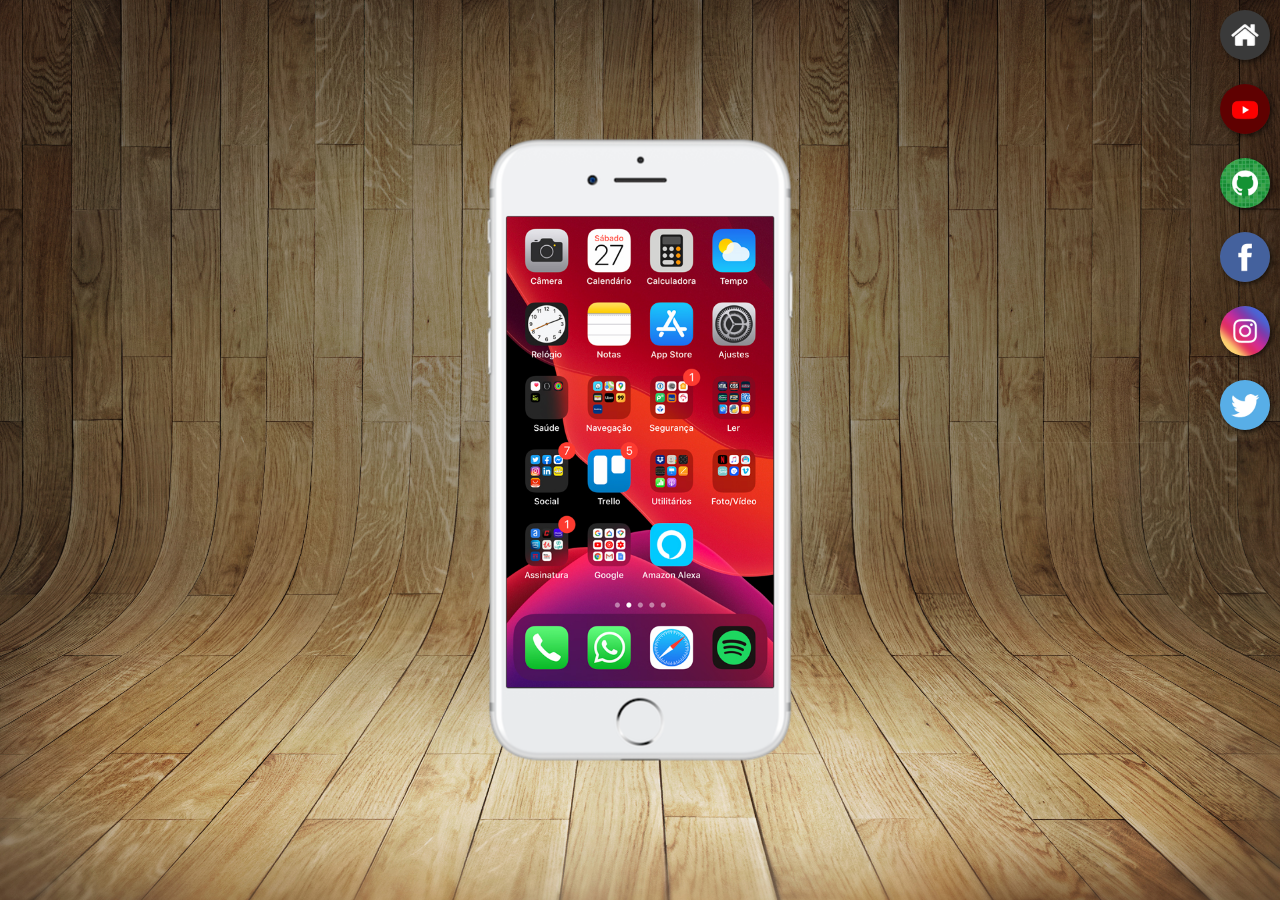
<file: index.html>
<!DOCTYPE html>
<html lang="pt-br">
<head>
    <meta charset="UTF-8">
    <meta http-equiv="X-UA-Compatible" content="IE=edge">
    <meta name="viewport" content="width=device-width, initial-scale=1.0">
    <title>Projeto redes socias</title>
    <link rel="shortcut icon" href="favicon.ico" type="image/x-icon">
    <link rel="stylesheet" href="estilos/style.css">
</head>
<body>
    <main>
        <section id="telefone">
            <iframe src="home.html" name="tela" id="tela" frameborder="0"> ERROR</iframe>
        </section>
        <section id="redes">
            <a href="home.html" target="tela"><img src="imagens/logo-home.jpg" alt=""> </a> <br>
            <a href="youtube.html" target="tela"><img src="imagens/logo-youtube.jpg" alt="" srcset=""></a> <br>
            <a href="git.html" target="tela"><img src="imagens/logo-github.jpg" alt=""></a> <br>
            <a href="facebook.html" target="tela"><img src="imagens/logo-facebook.jpg" alt=""></a> <br>
            <a href="instagram.html" target="tela"><img src="imagens/logo-instagram.jpg" alt=""></a> <br>
            <a href="twitter.html" target="tela"><img src="imagens/logo-twitter.jpg" alt=""></a>

        </section>
    </main>
</body>
</html>
</file>
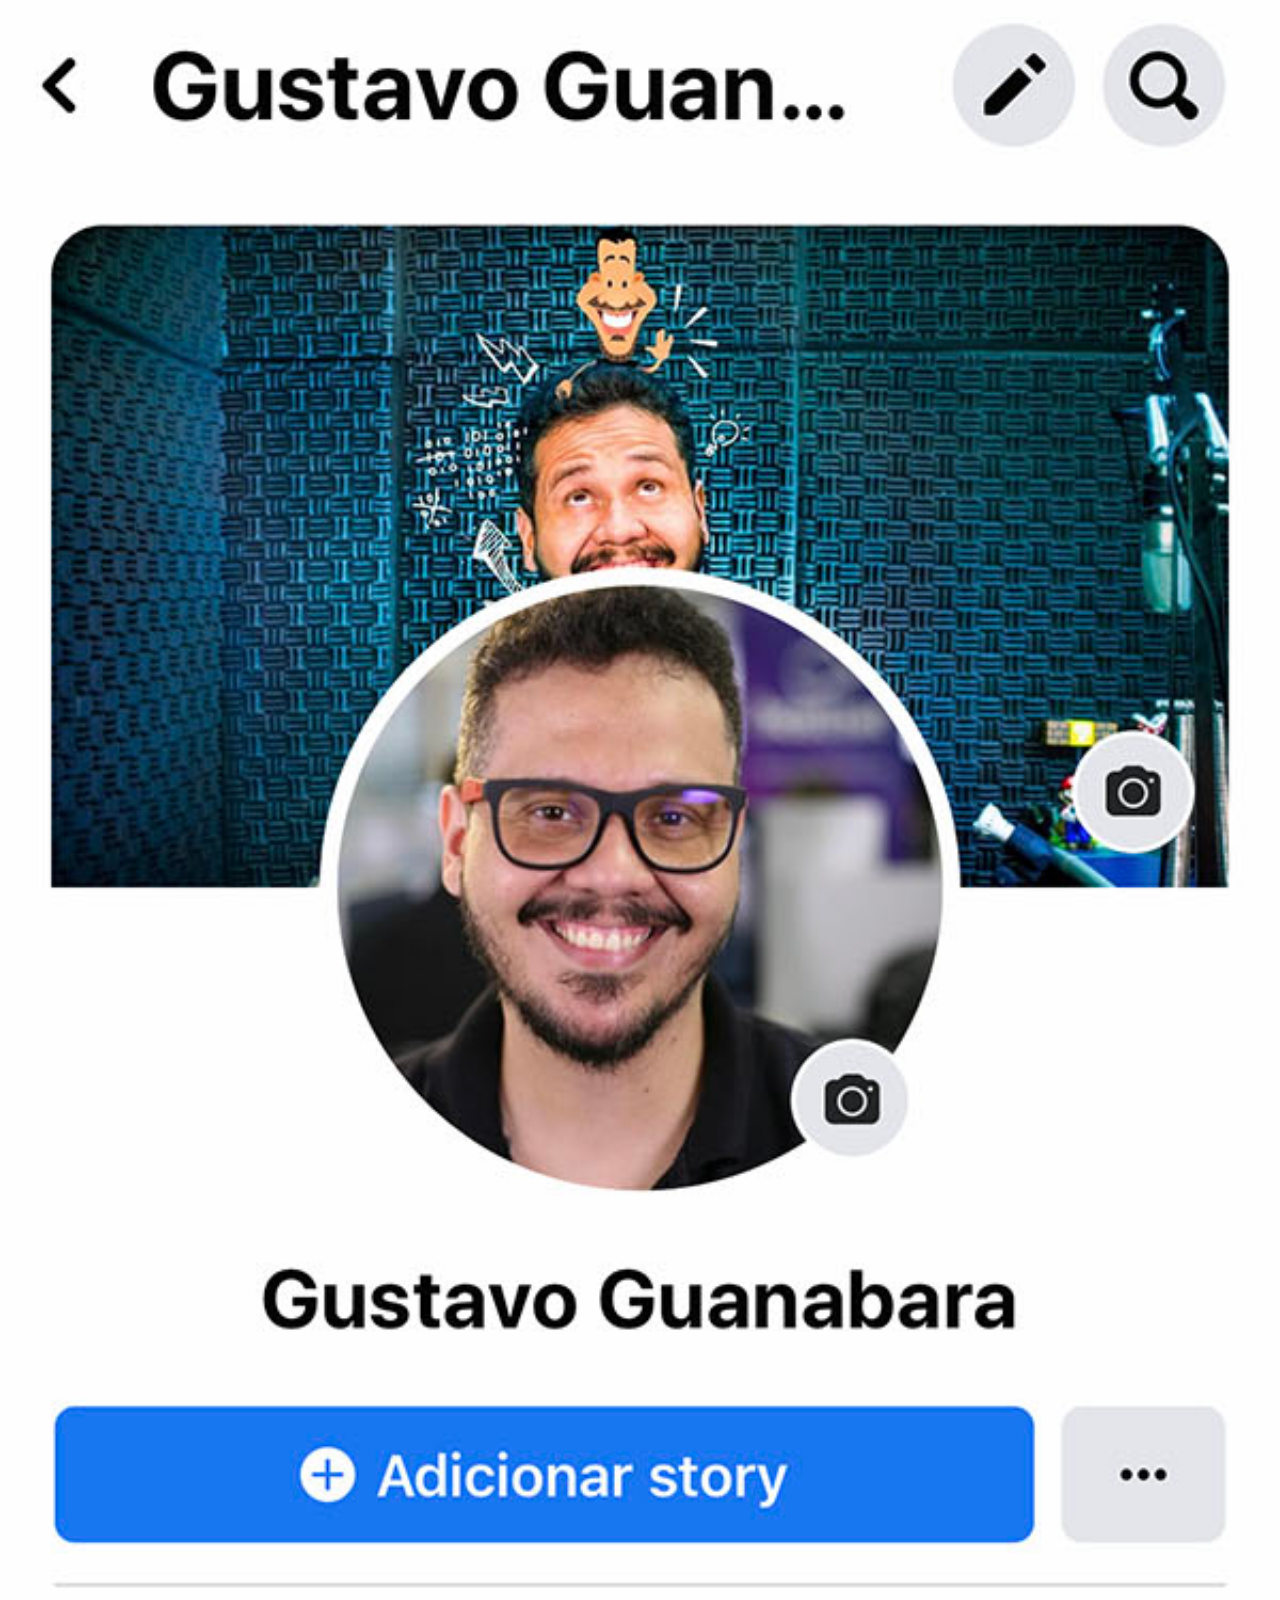
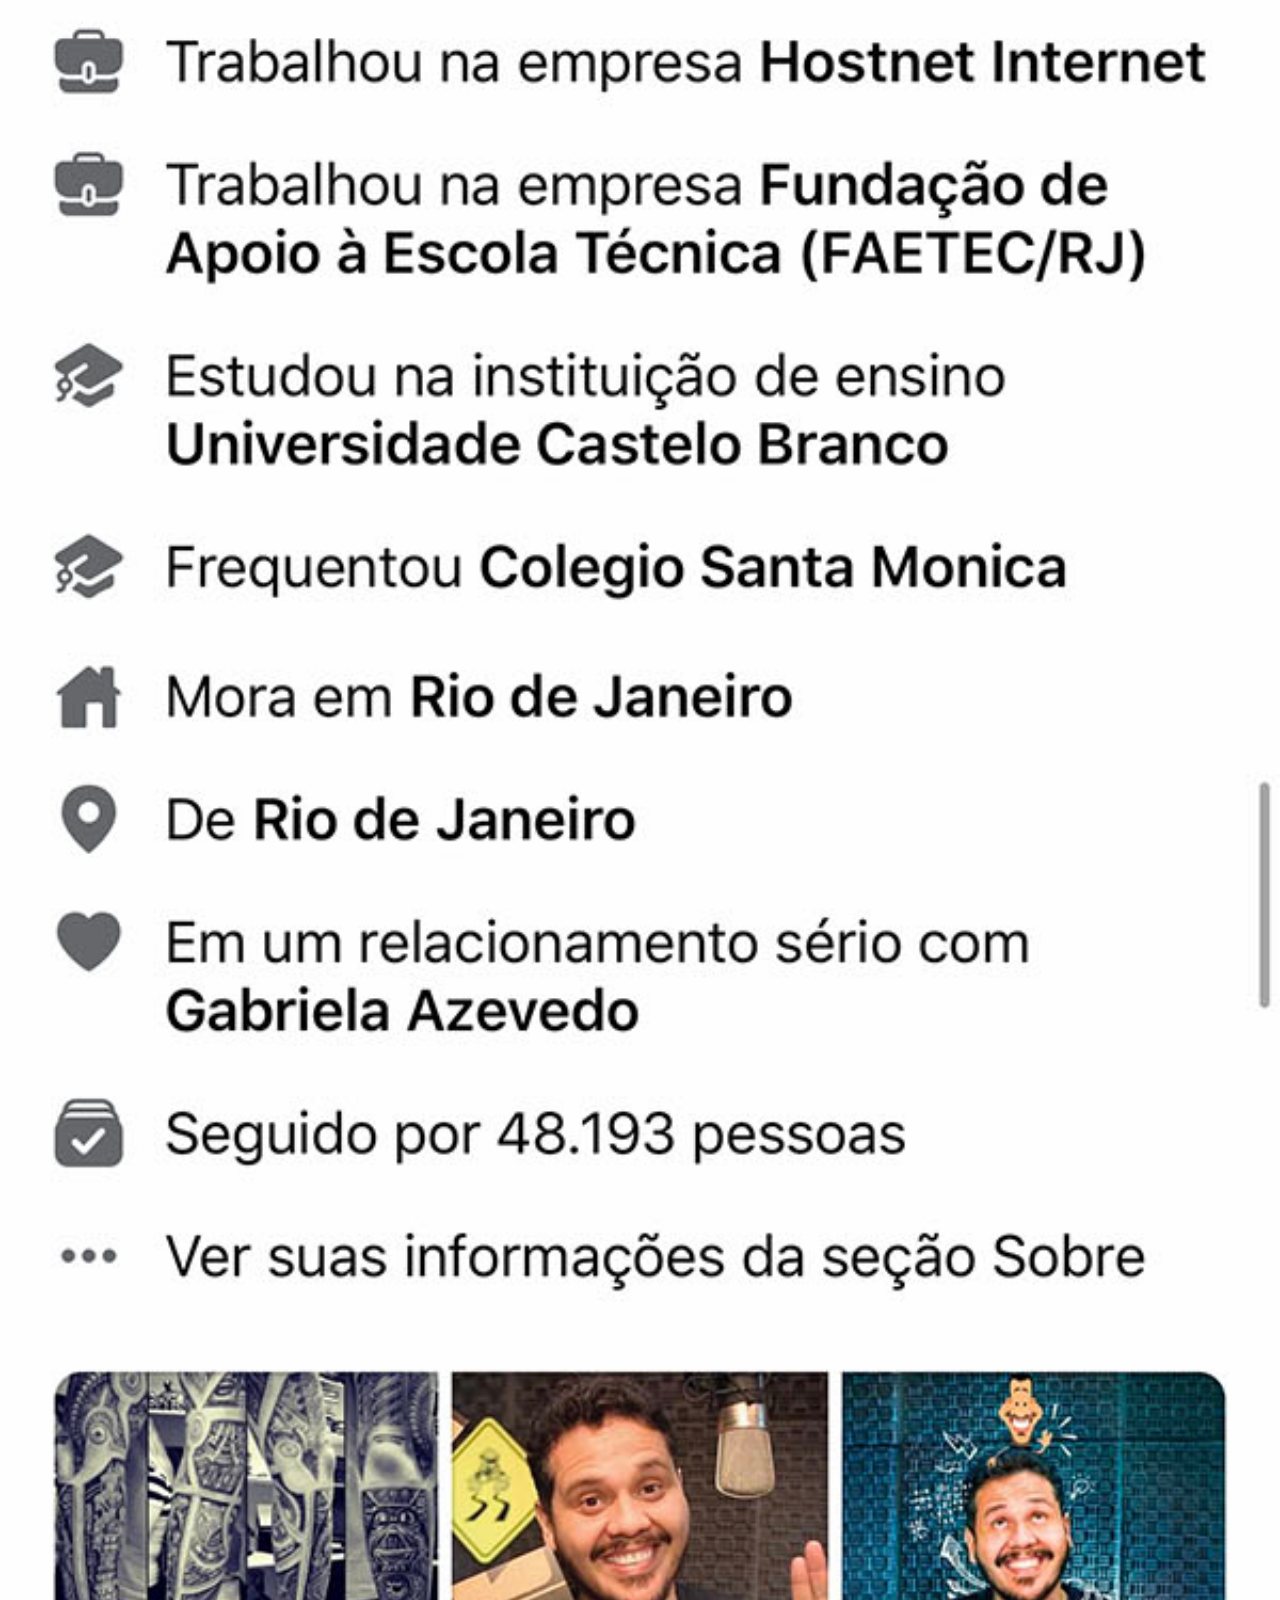
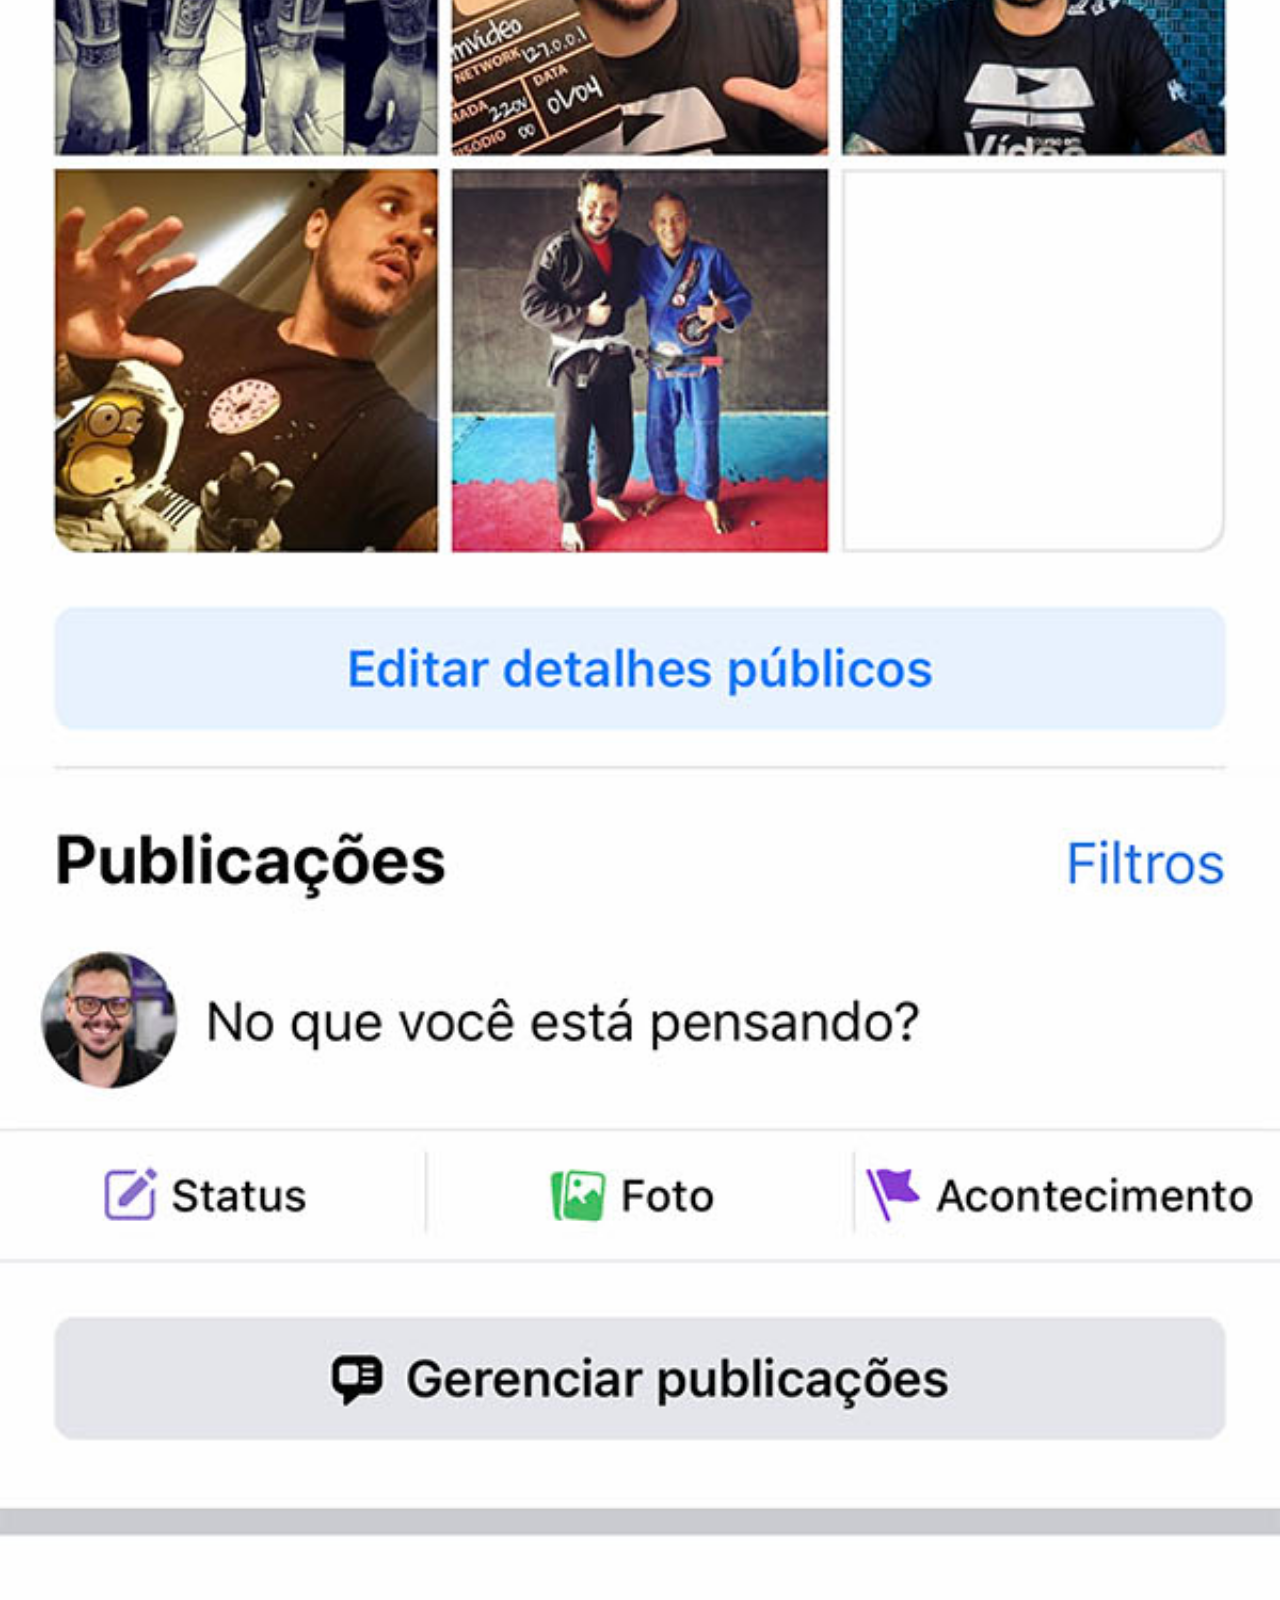
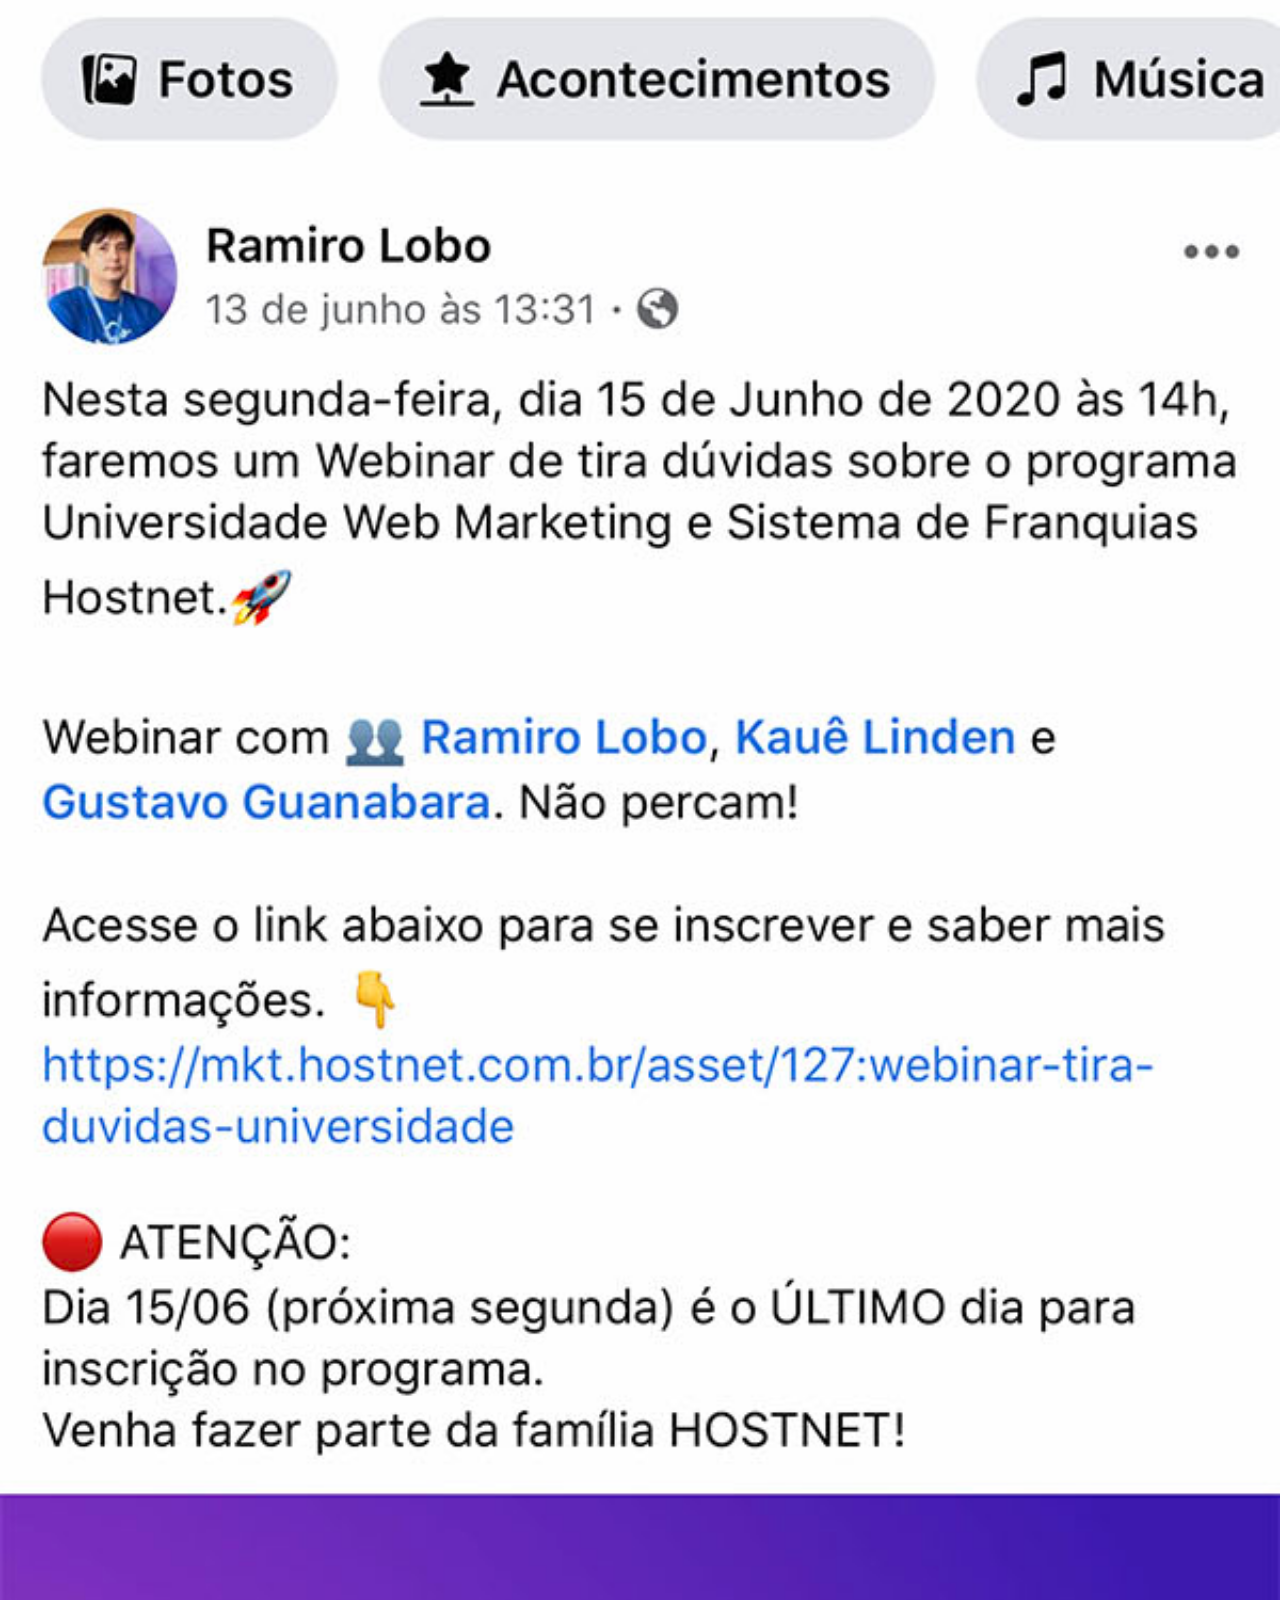
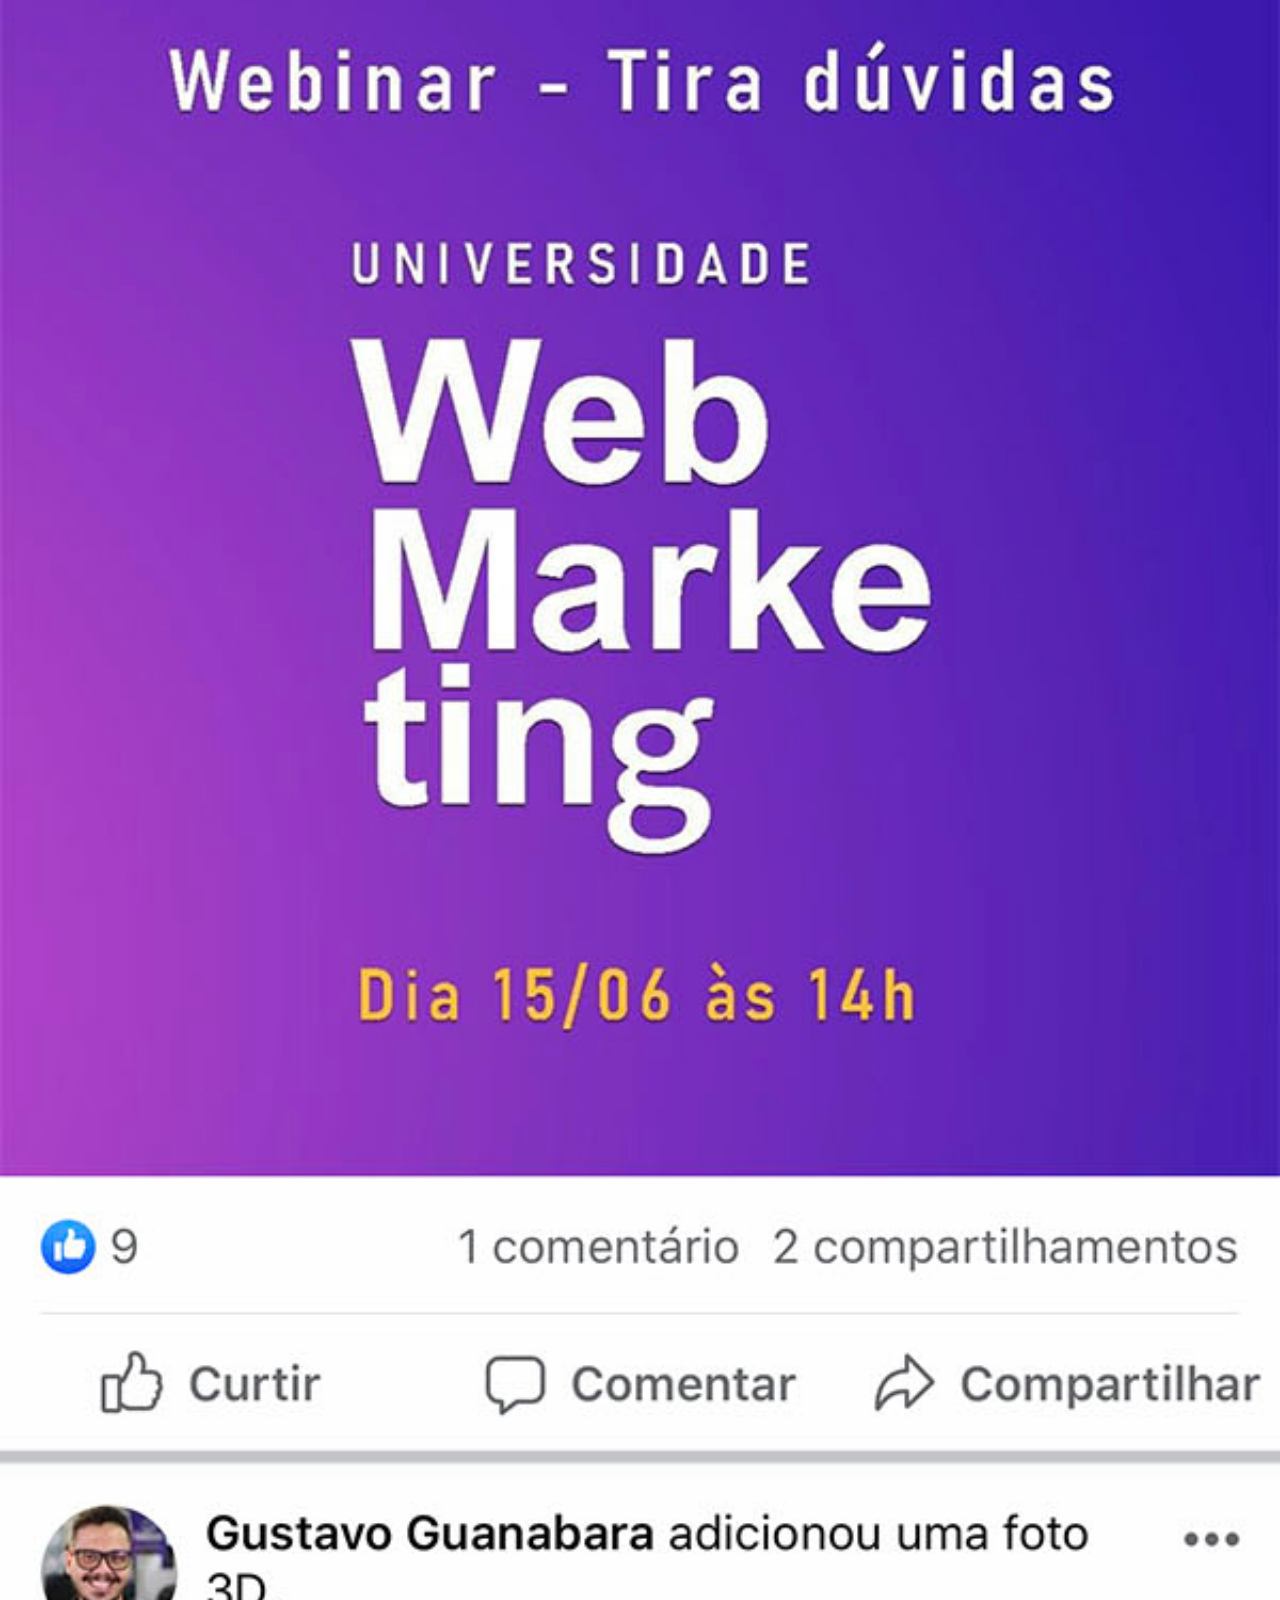
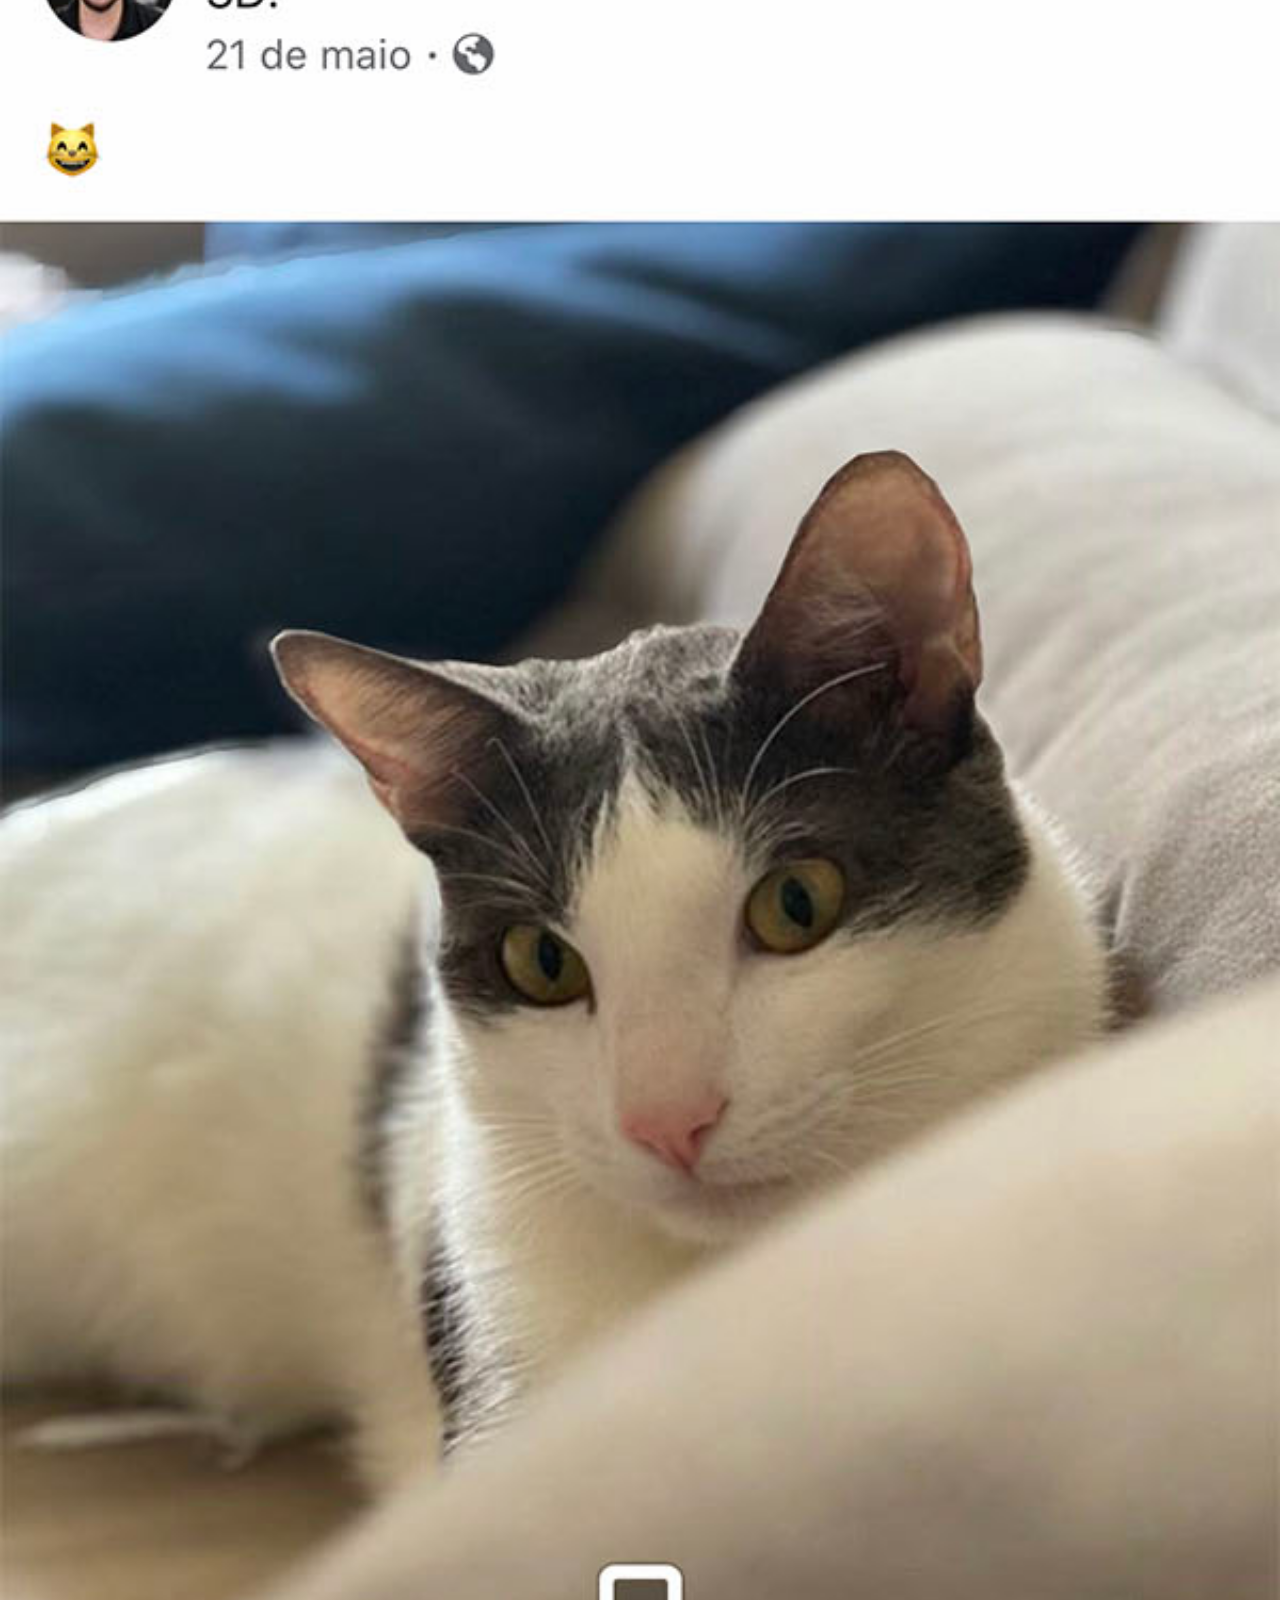
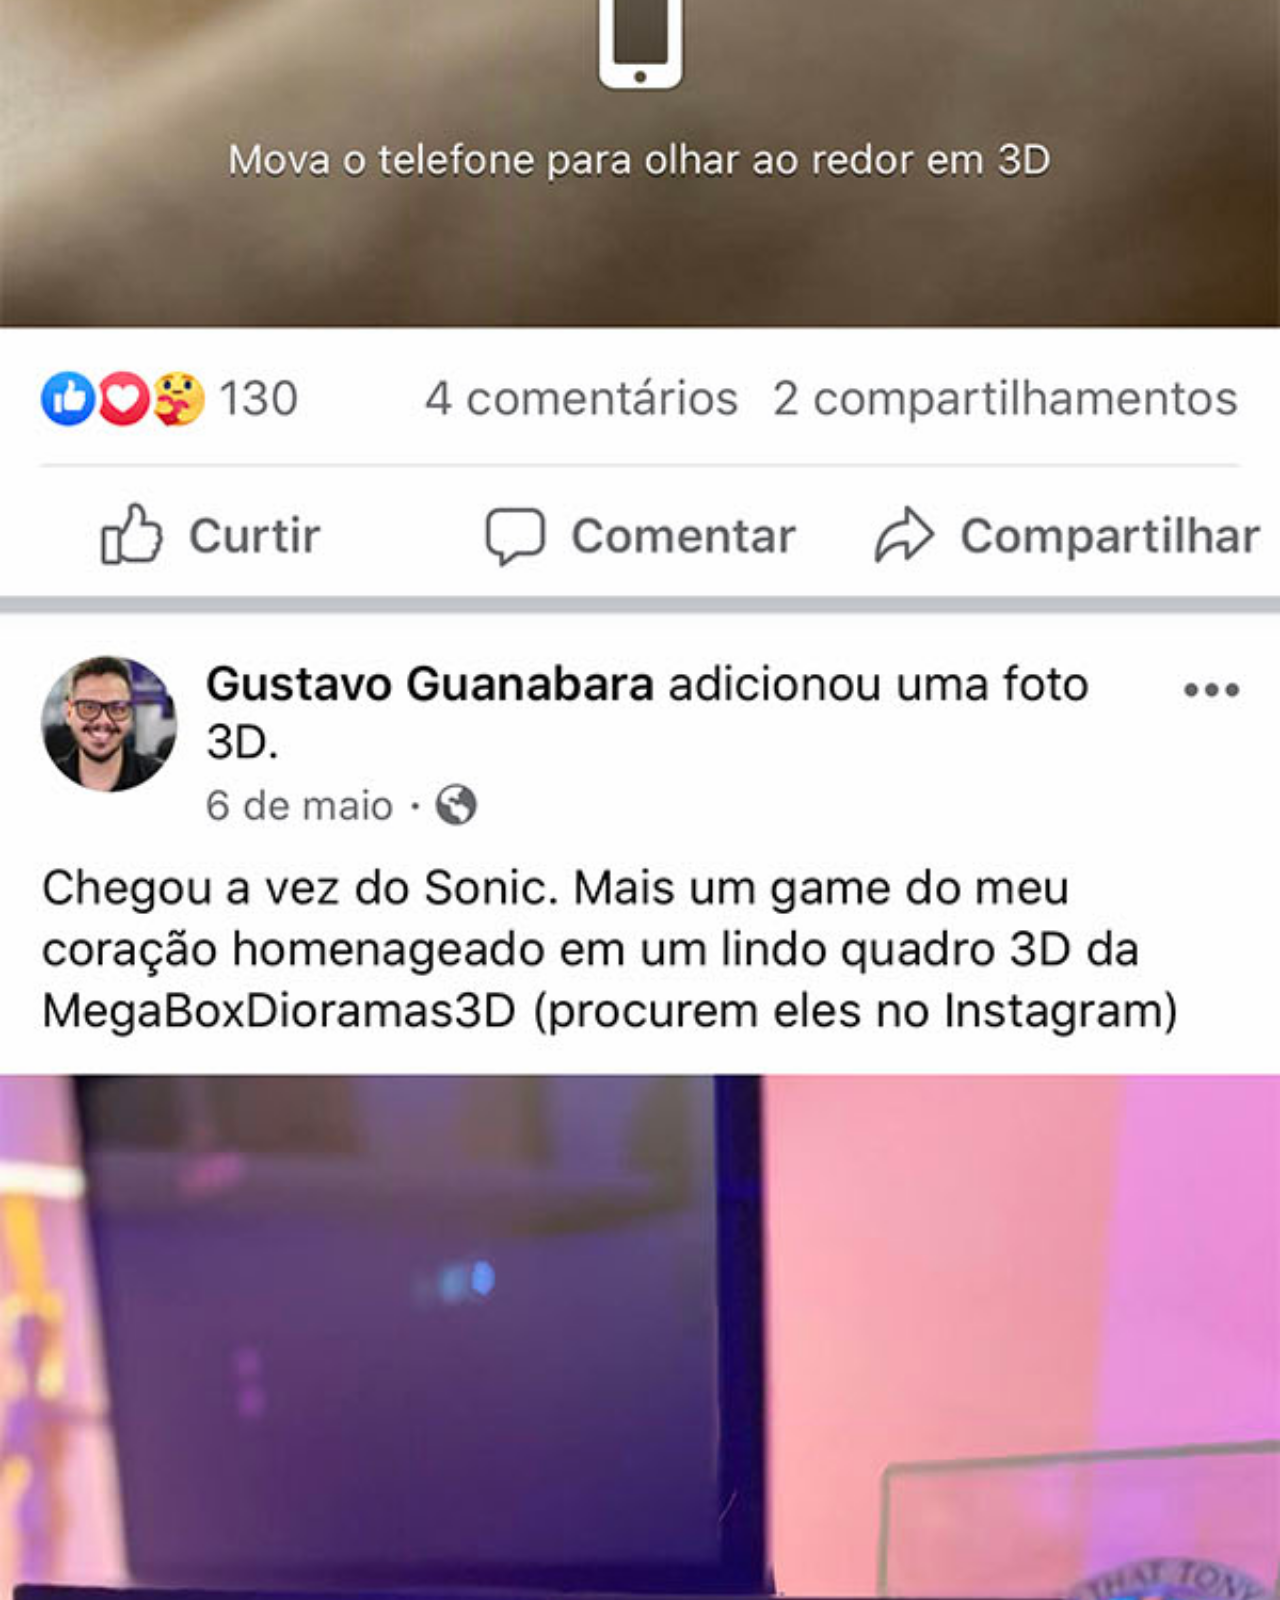
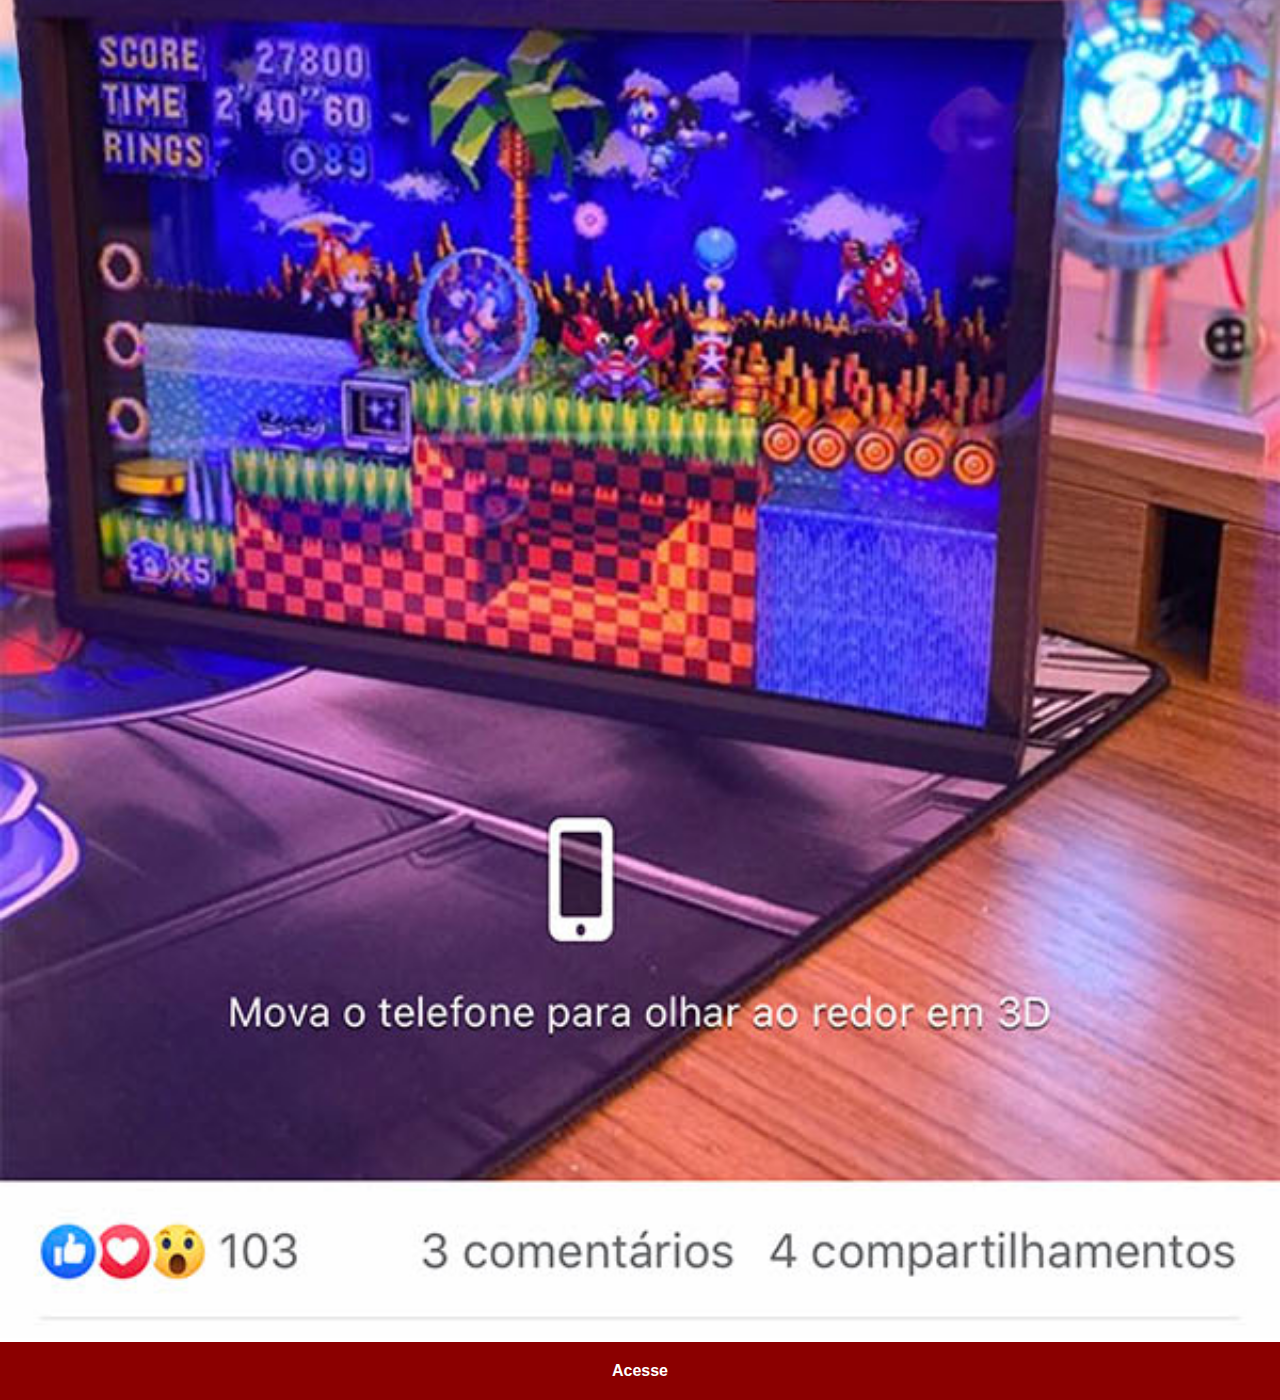
<file: facebook.html>
<!DOCTYPE html>
<html lang="pt-br">
<head>
    <meta charset="UTF-8">
    <meta http-equiv="X-UA-Compatible" content="IE=edge">
    <meta name="viewport" content="width=device-width, initial-scale=1.0">
    <title>Facebook</title>
    <link rel="stylesheet" href="estilos/social.css">
</head>
<body>
    <img src="imagens/tela-facebook.jpg" alt="">
    <a href="https://www.facebook.com/gustavoguanabara" target="_blank">Acesse</a>
</body>
</html>
</file>
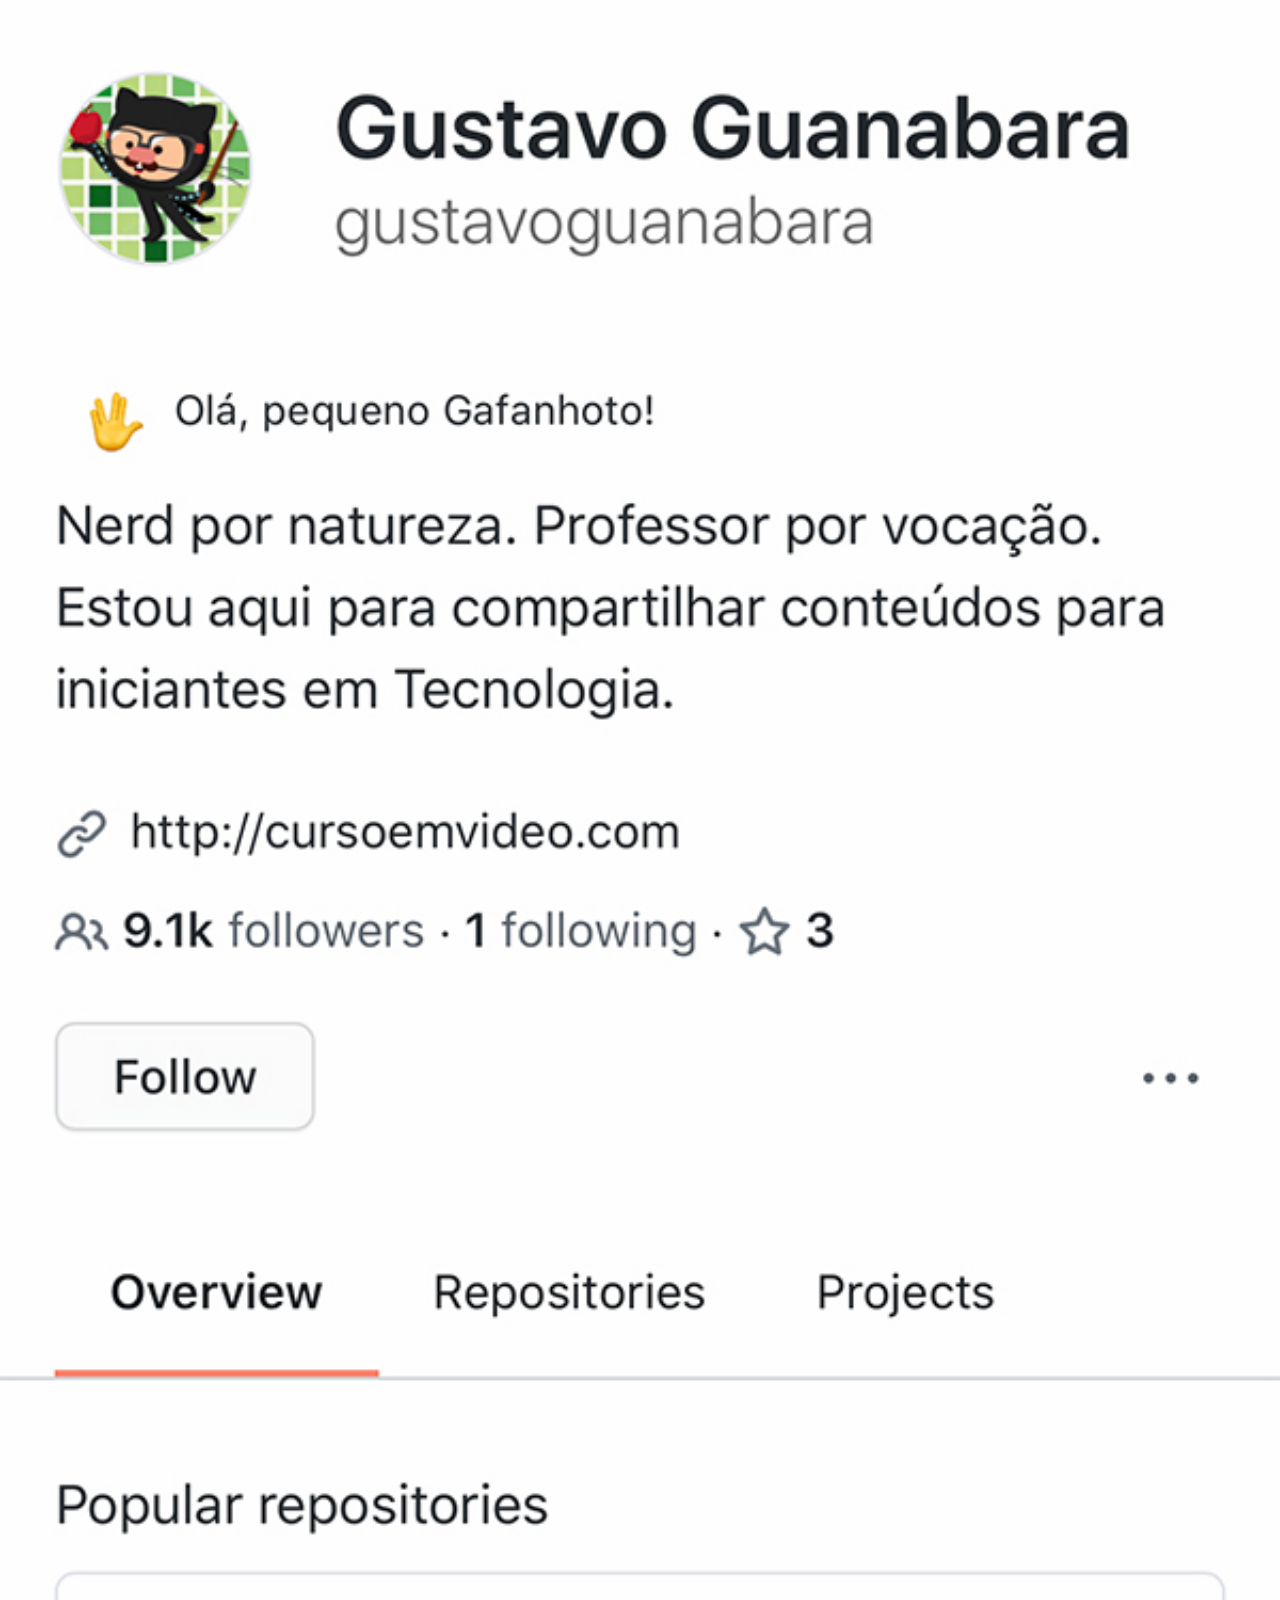
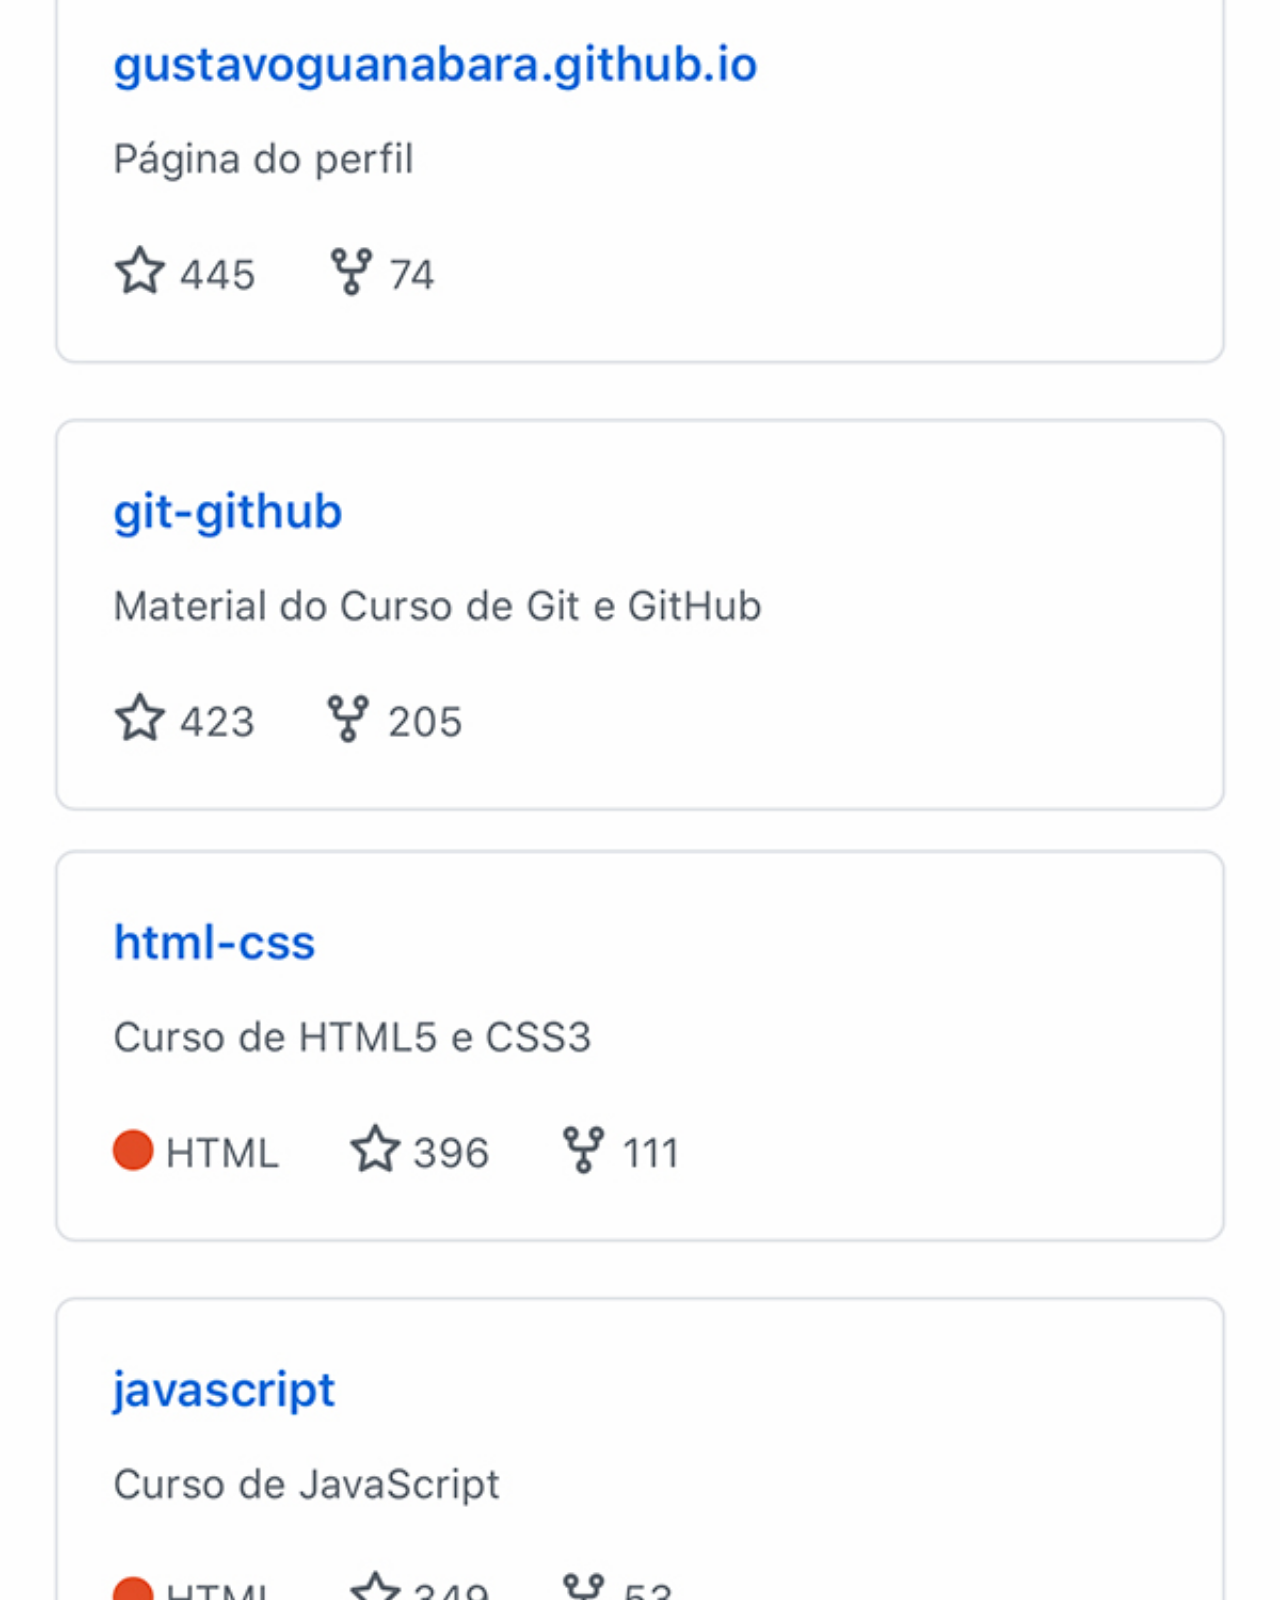
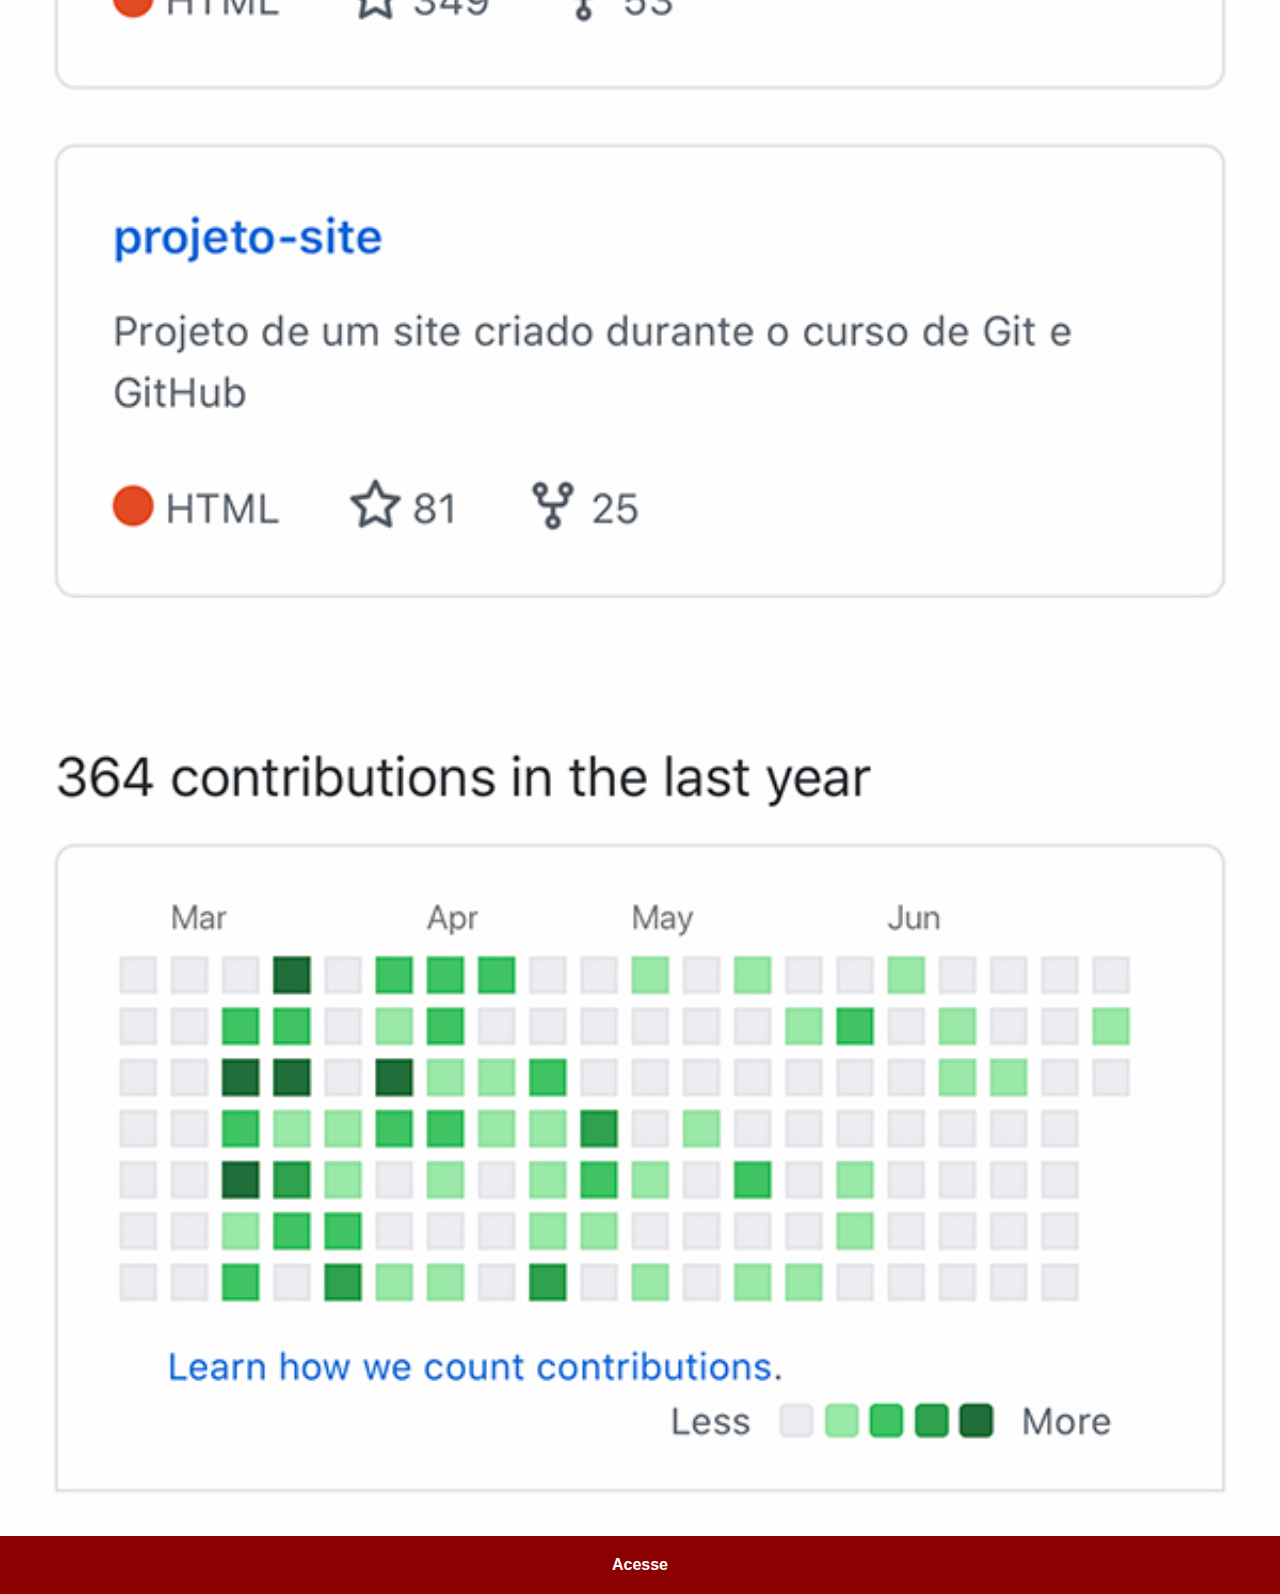
<file: git.html>
<!DOCTYPE html>
<html lang="pt-br">
<head>
    <meta charset="UTF-8">
    <meta http-equiv="X-UA-Compatible" content="IE=edge">
    <meta name="viewport" content="width=device-width, initial-scale=1.0">
    <title>Git</title>
    <link rel="stylesheet" href="estilos/social.css">
</head>
<body>
    <img src="imagens/tela-github.jpg" alt="" >
    <a href="https://github.com/gustavoguanabara" target="_blank">Acesse</a>
</body>
</html>
</file>
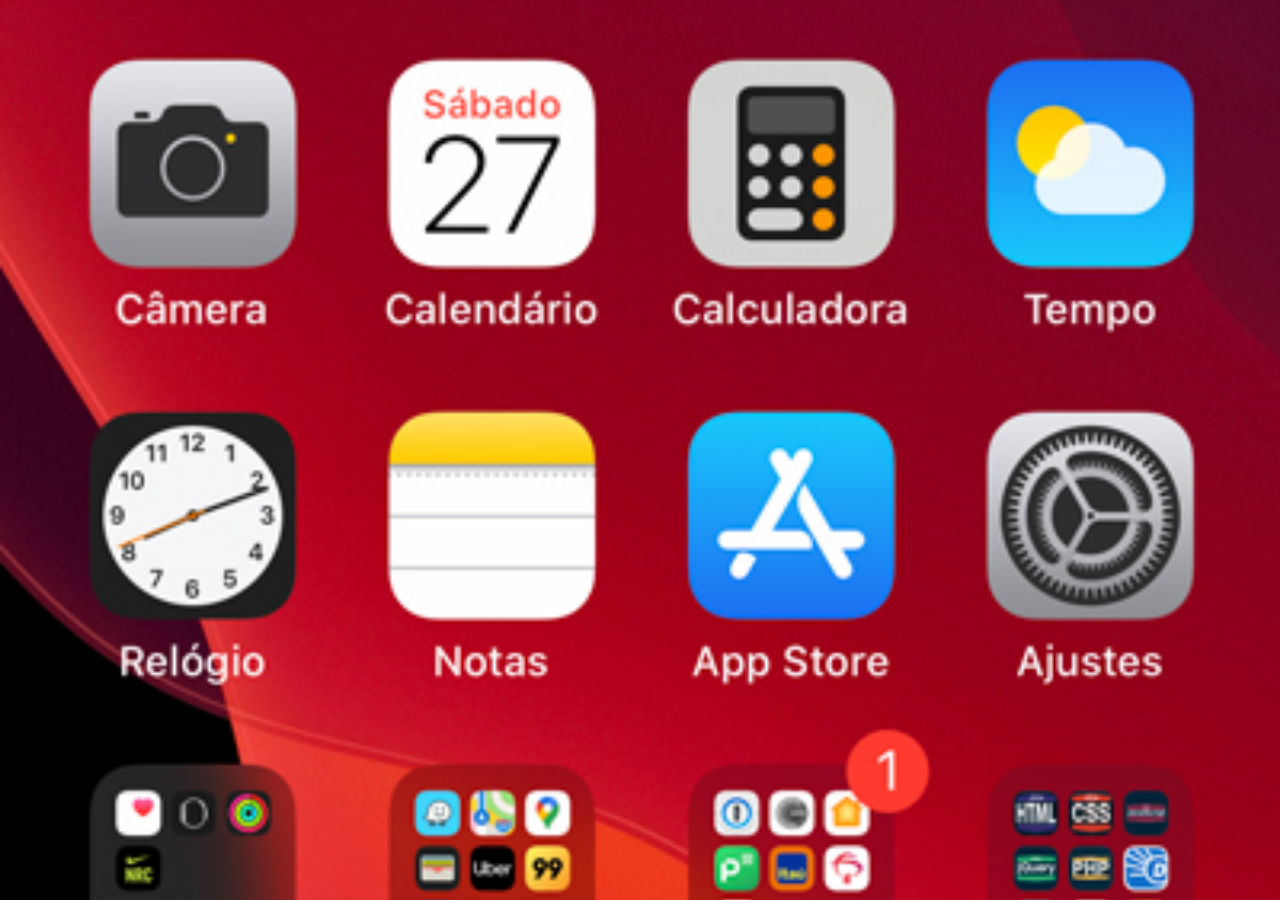
<file: home.html>
<!DOCTYPE html>
<html lang="pt-br">
<head>
    <meta charset="UTF-8">
    <meta http-equiv="X-UA-Compatible" content="IE=edge">
    <meta name="viewport" content="width=device-width, initial-scale=1.0">
    <title>HOME</title>
</head>
<body>
    <style>
        *{
            margin: 0px;
            padding: 0px;
        }
        body{
            width: 100vh;
            width: 100vw;
            background: black url(imagens/tela-home.jpg) no-repeat;
            background-size: cover;
        }
    </style>
</body>
</html>
</file>
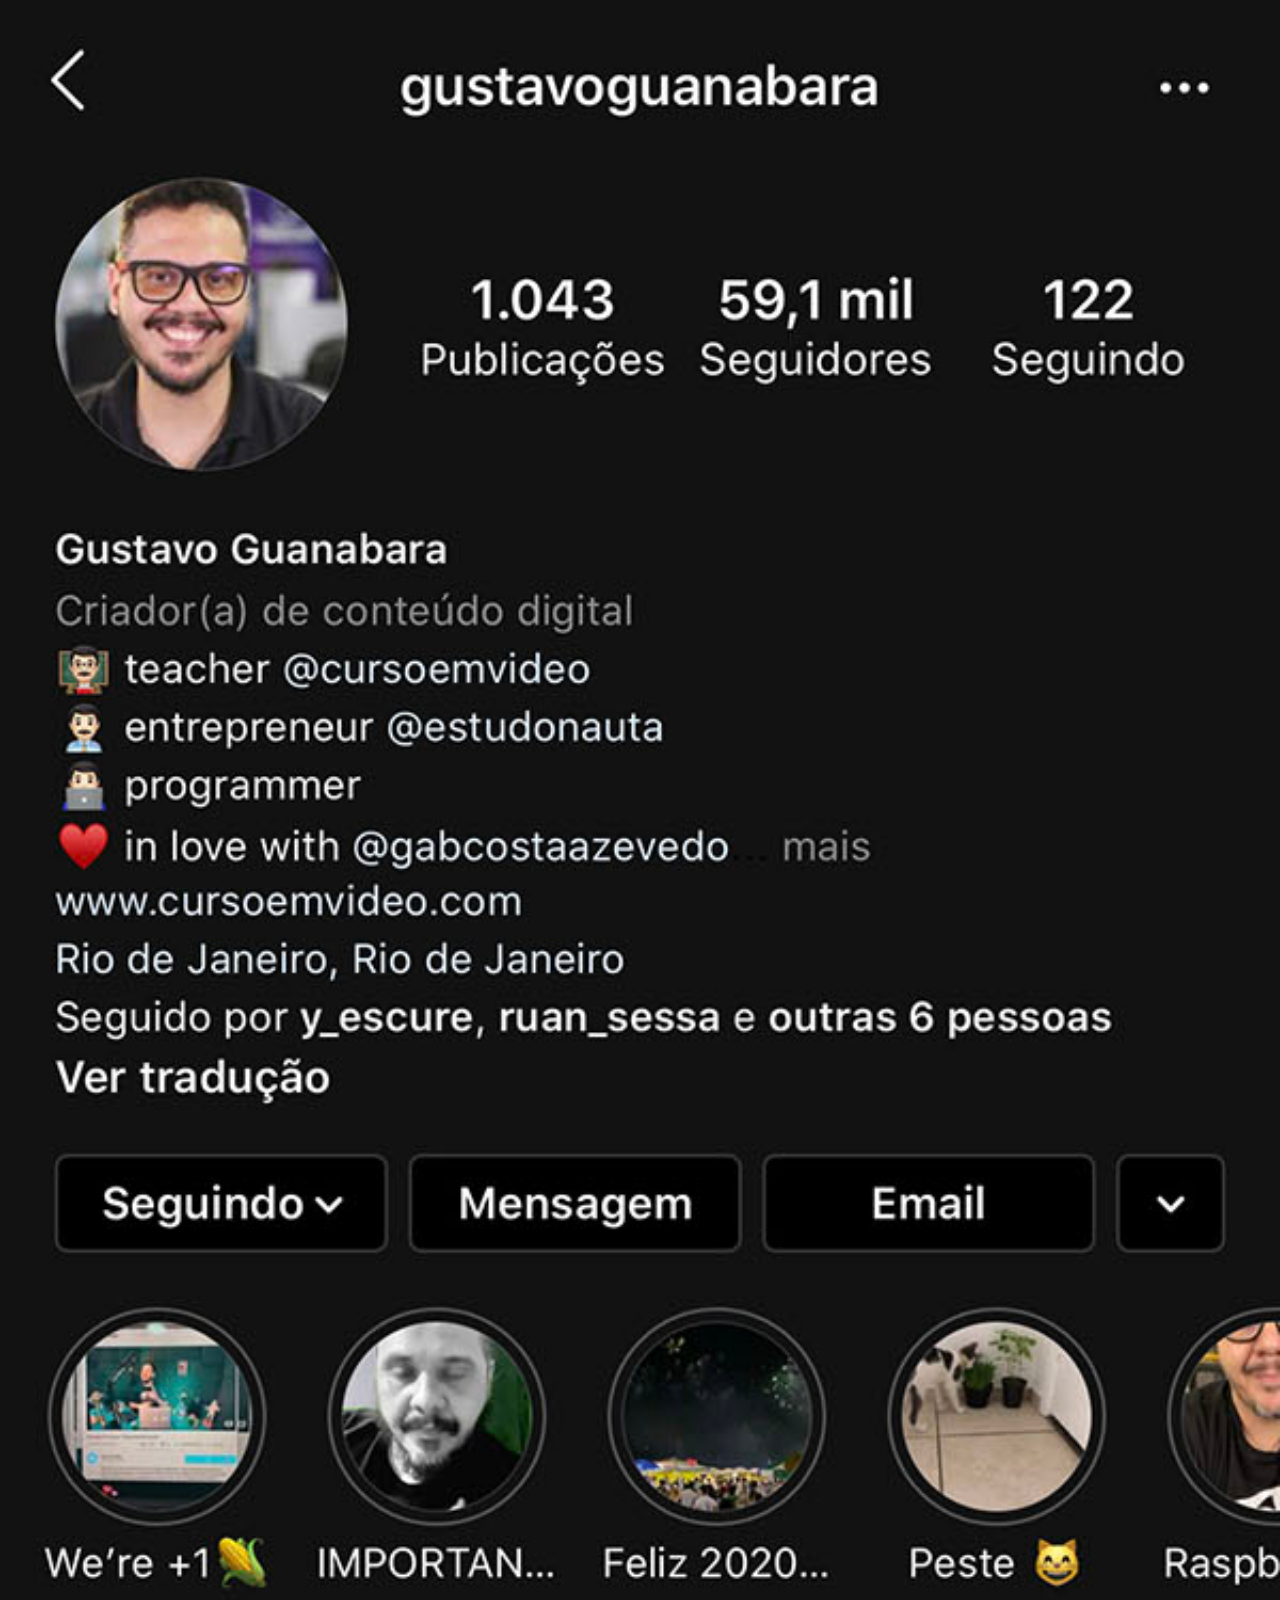
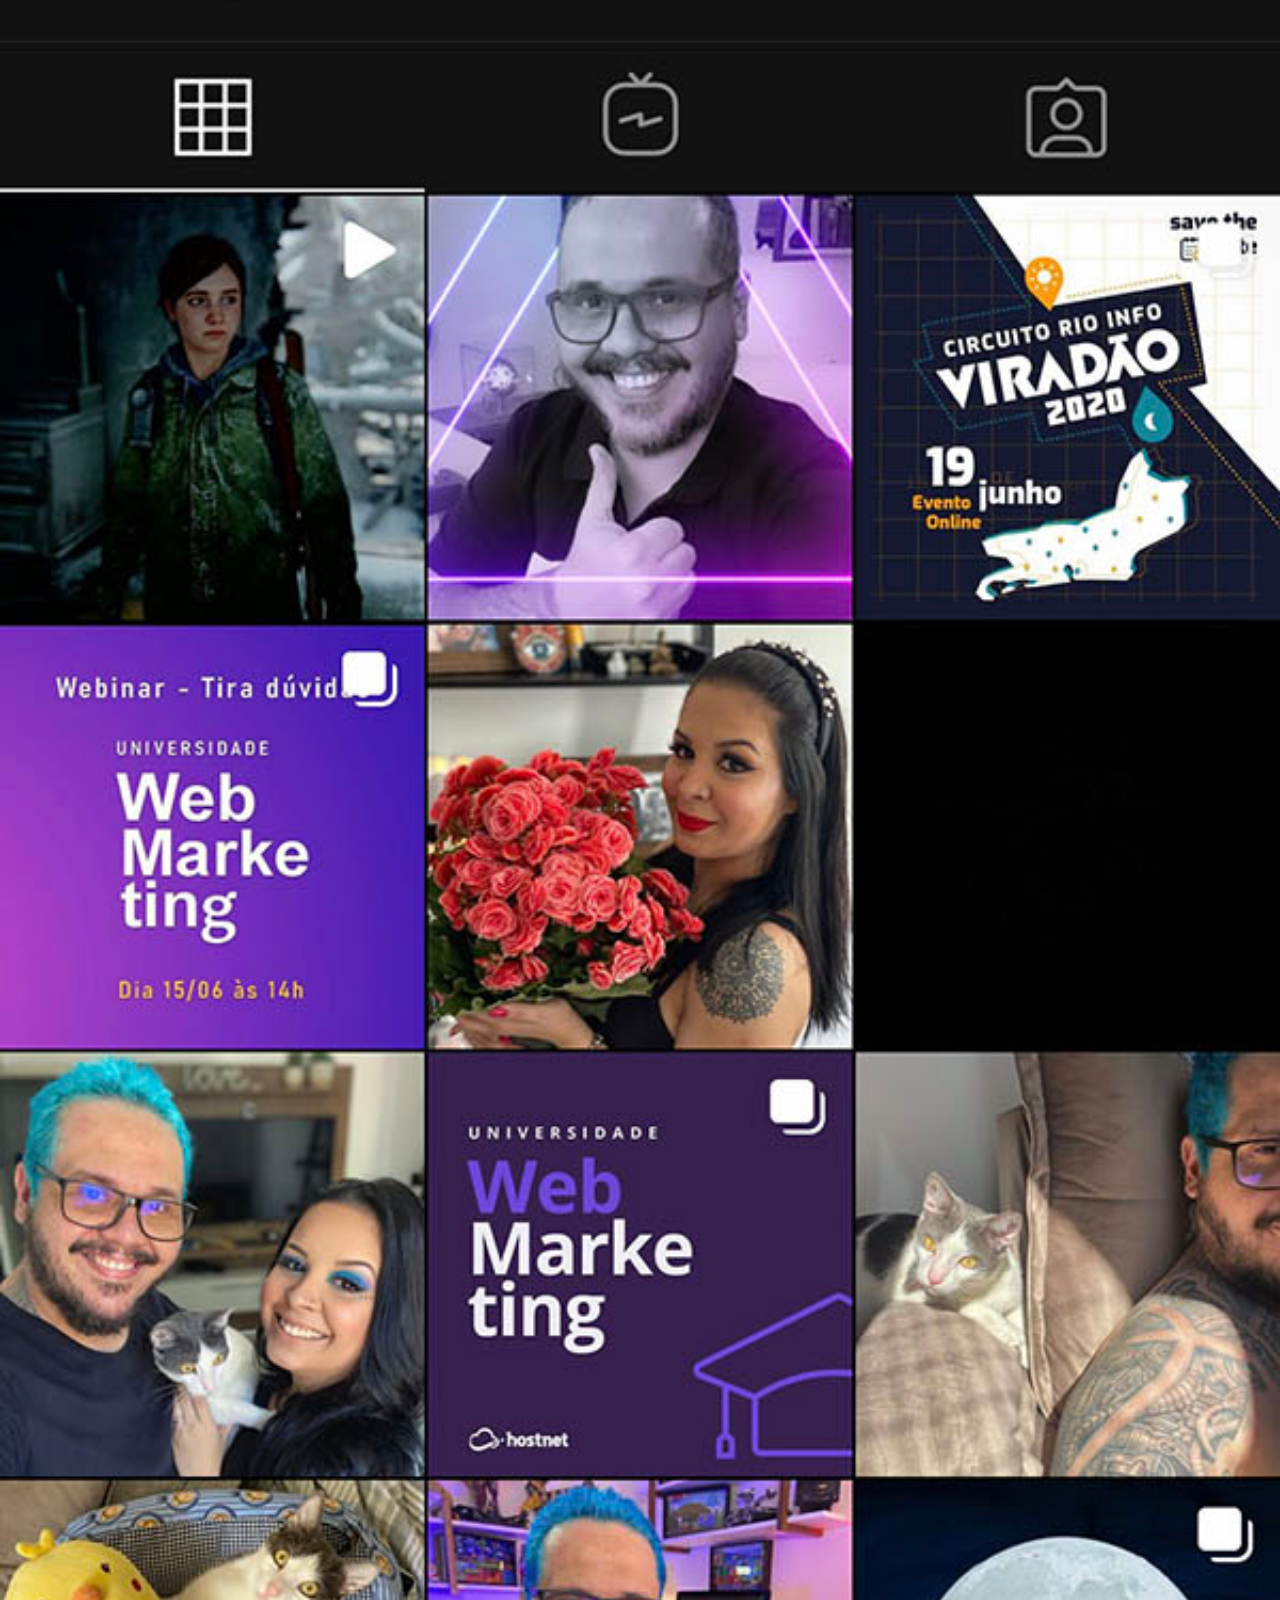
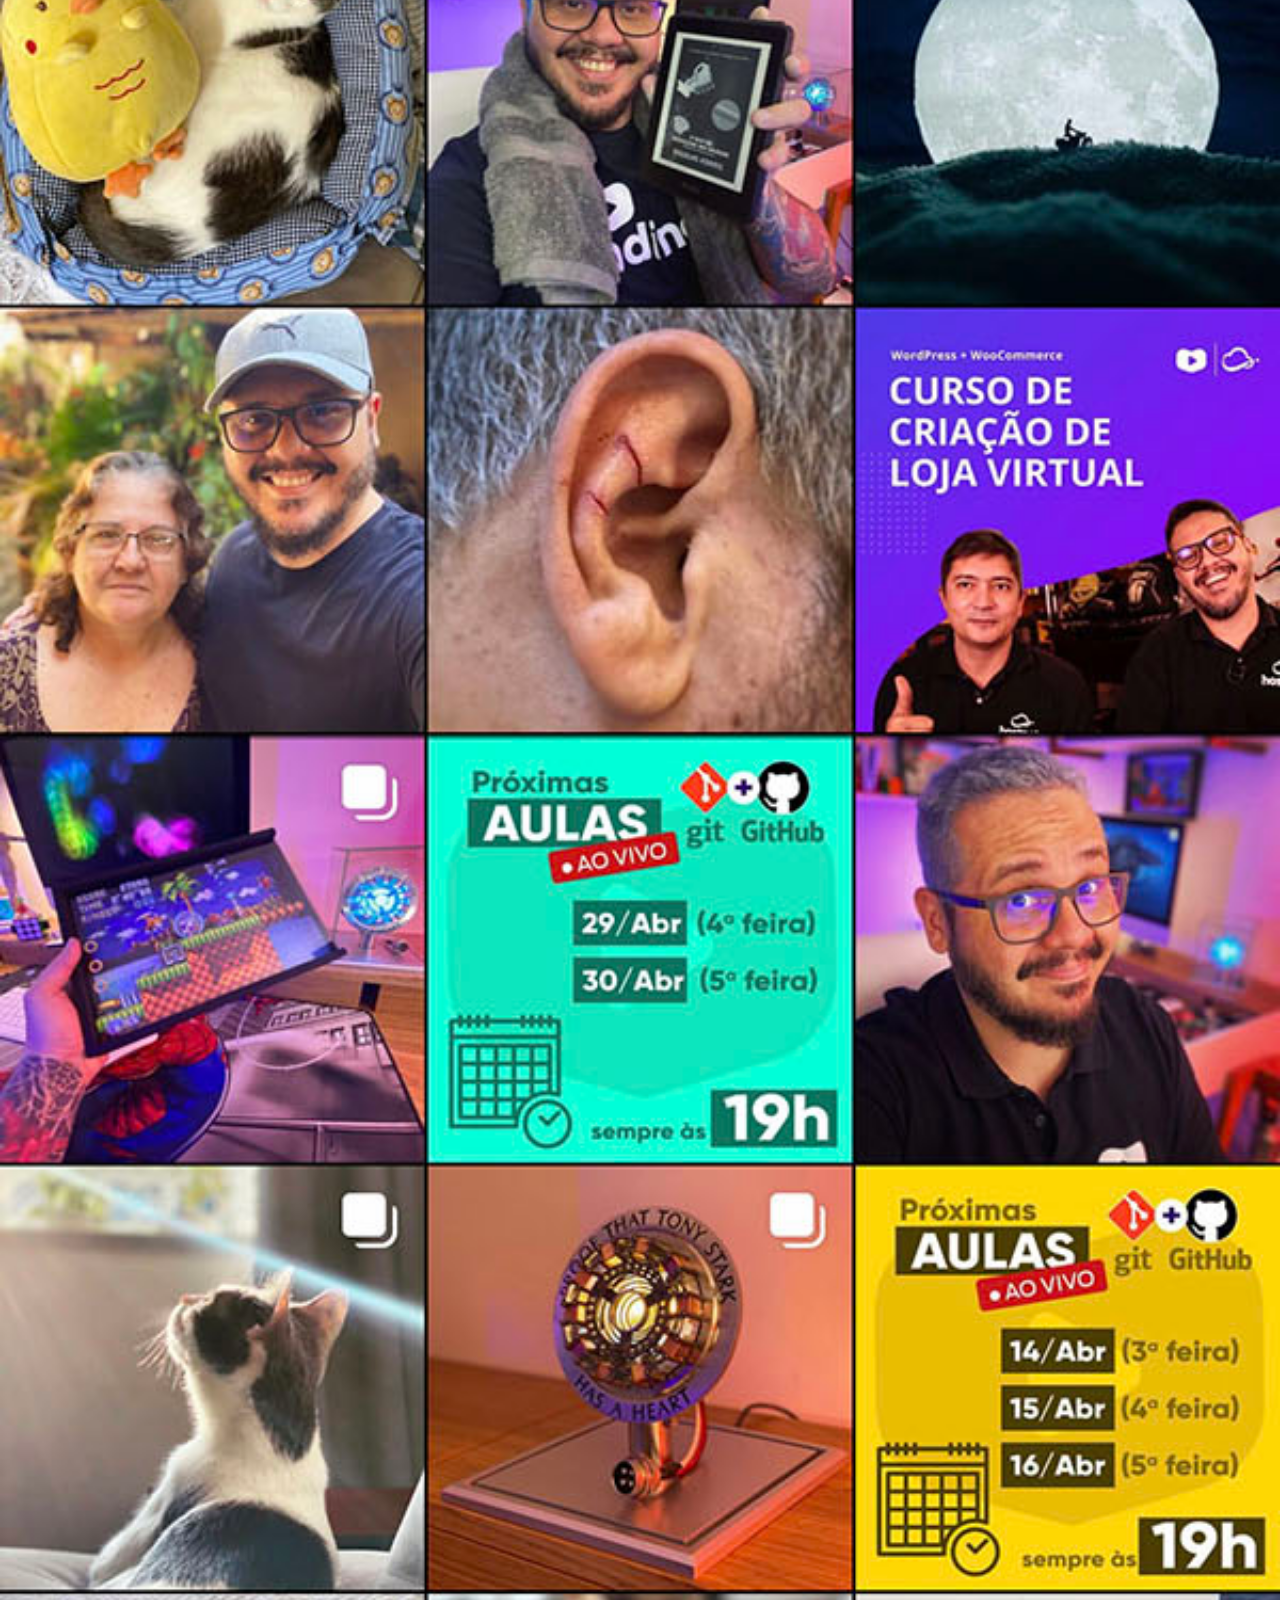
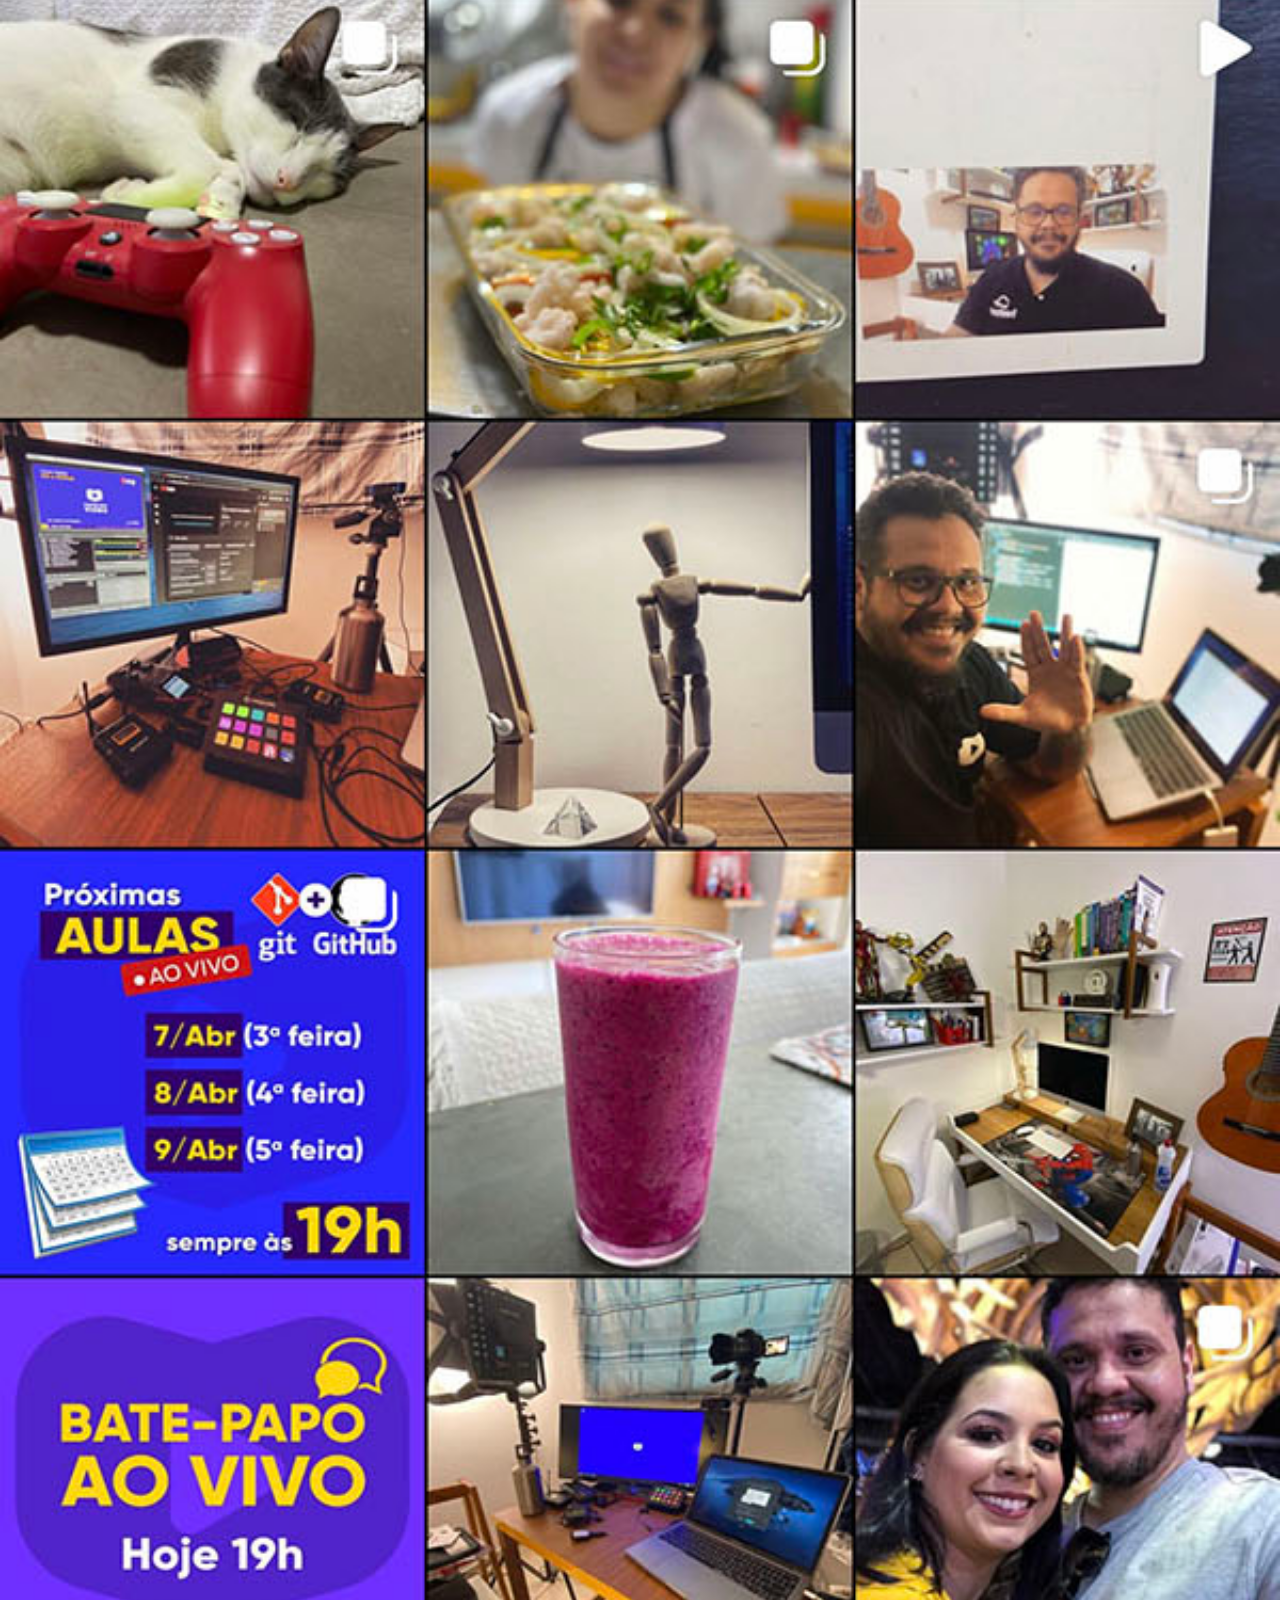
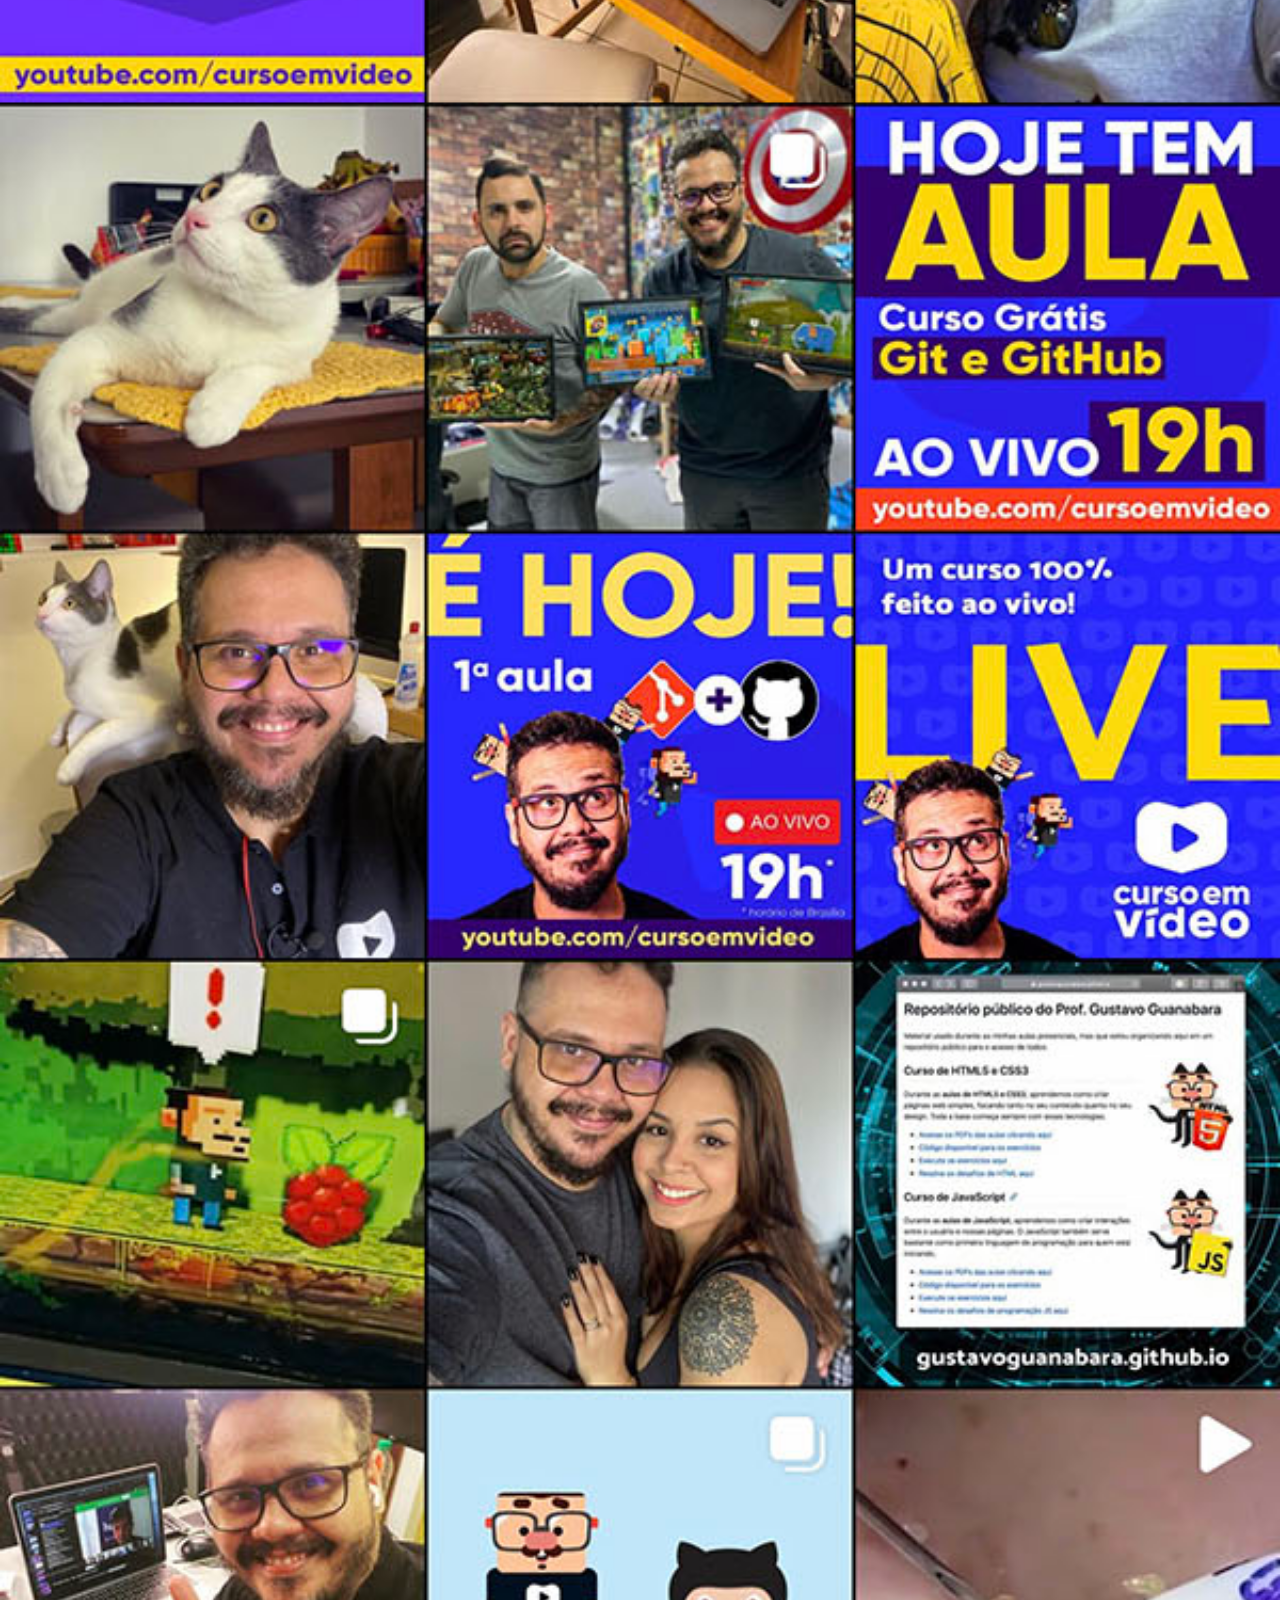
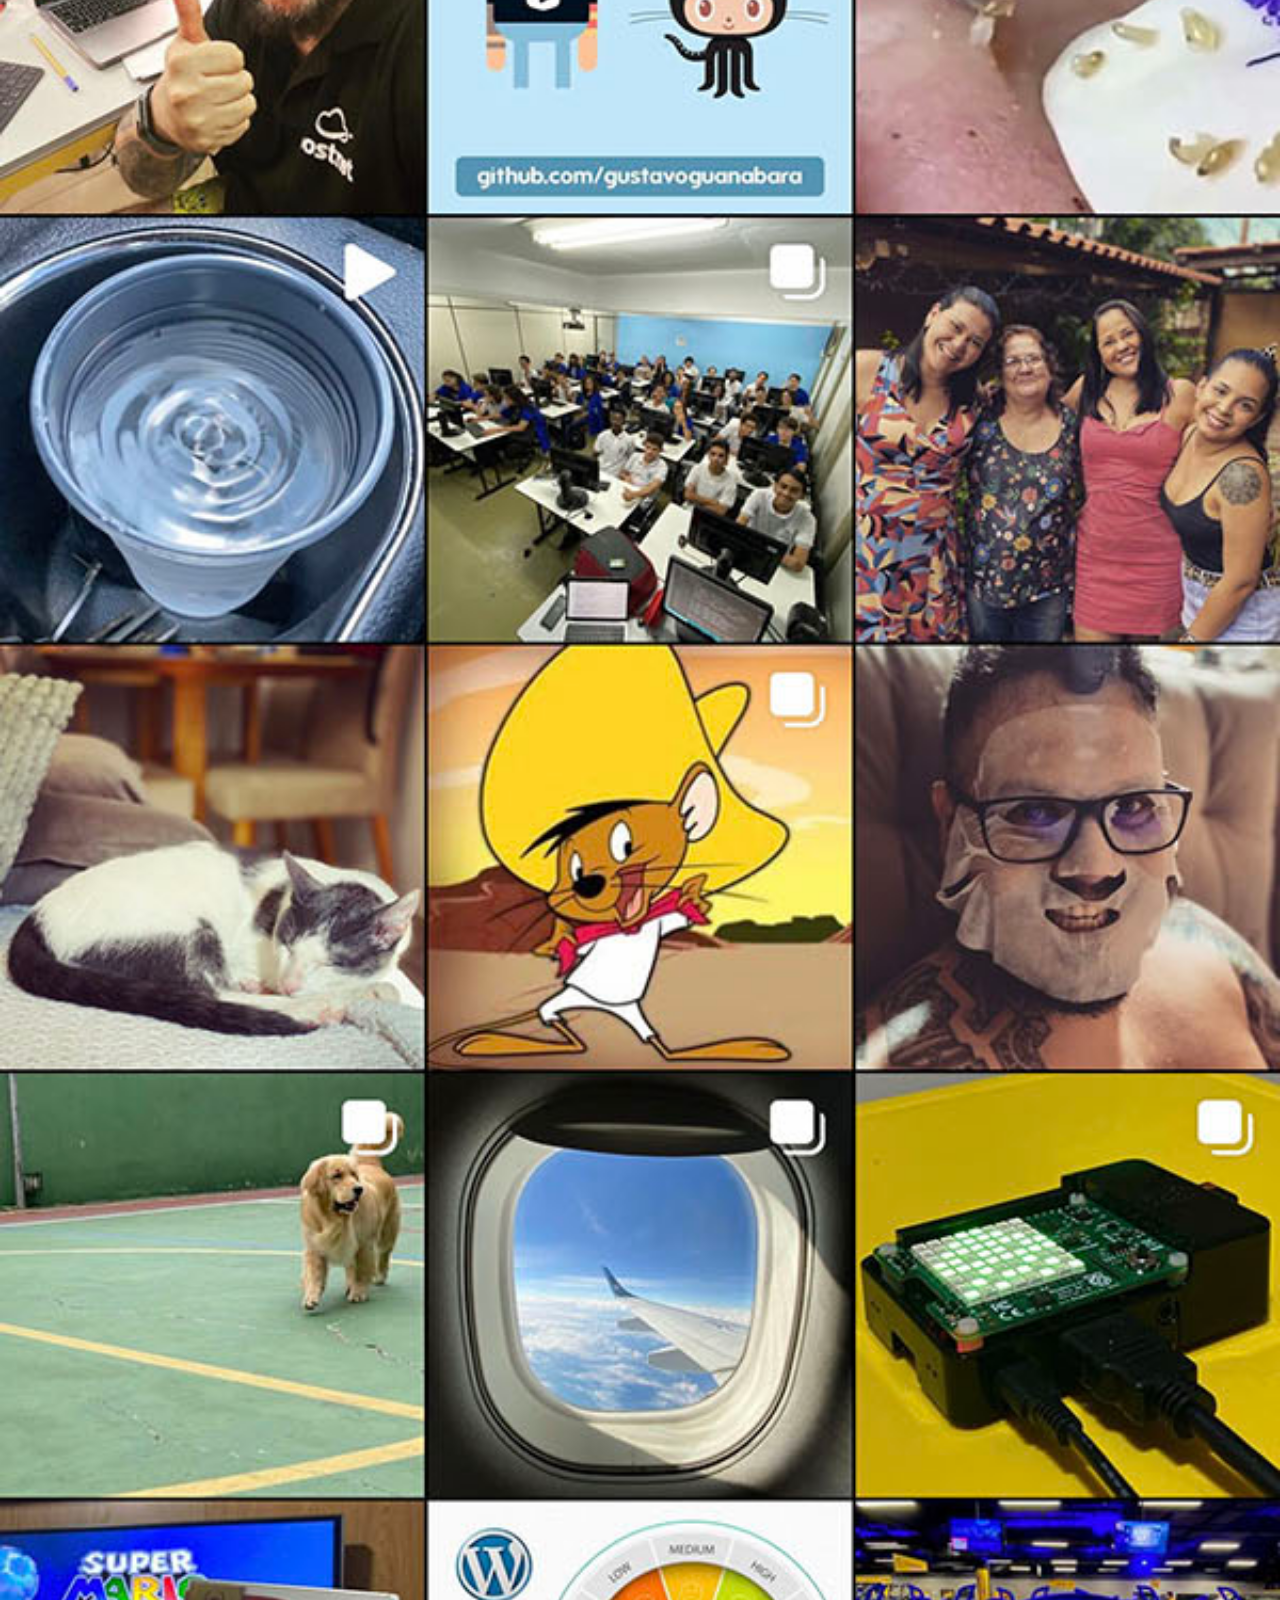
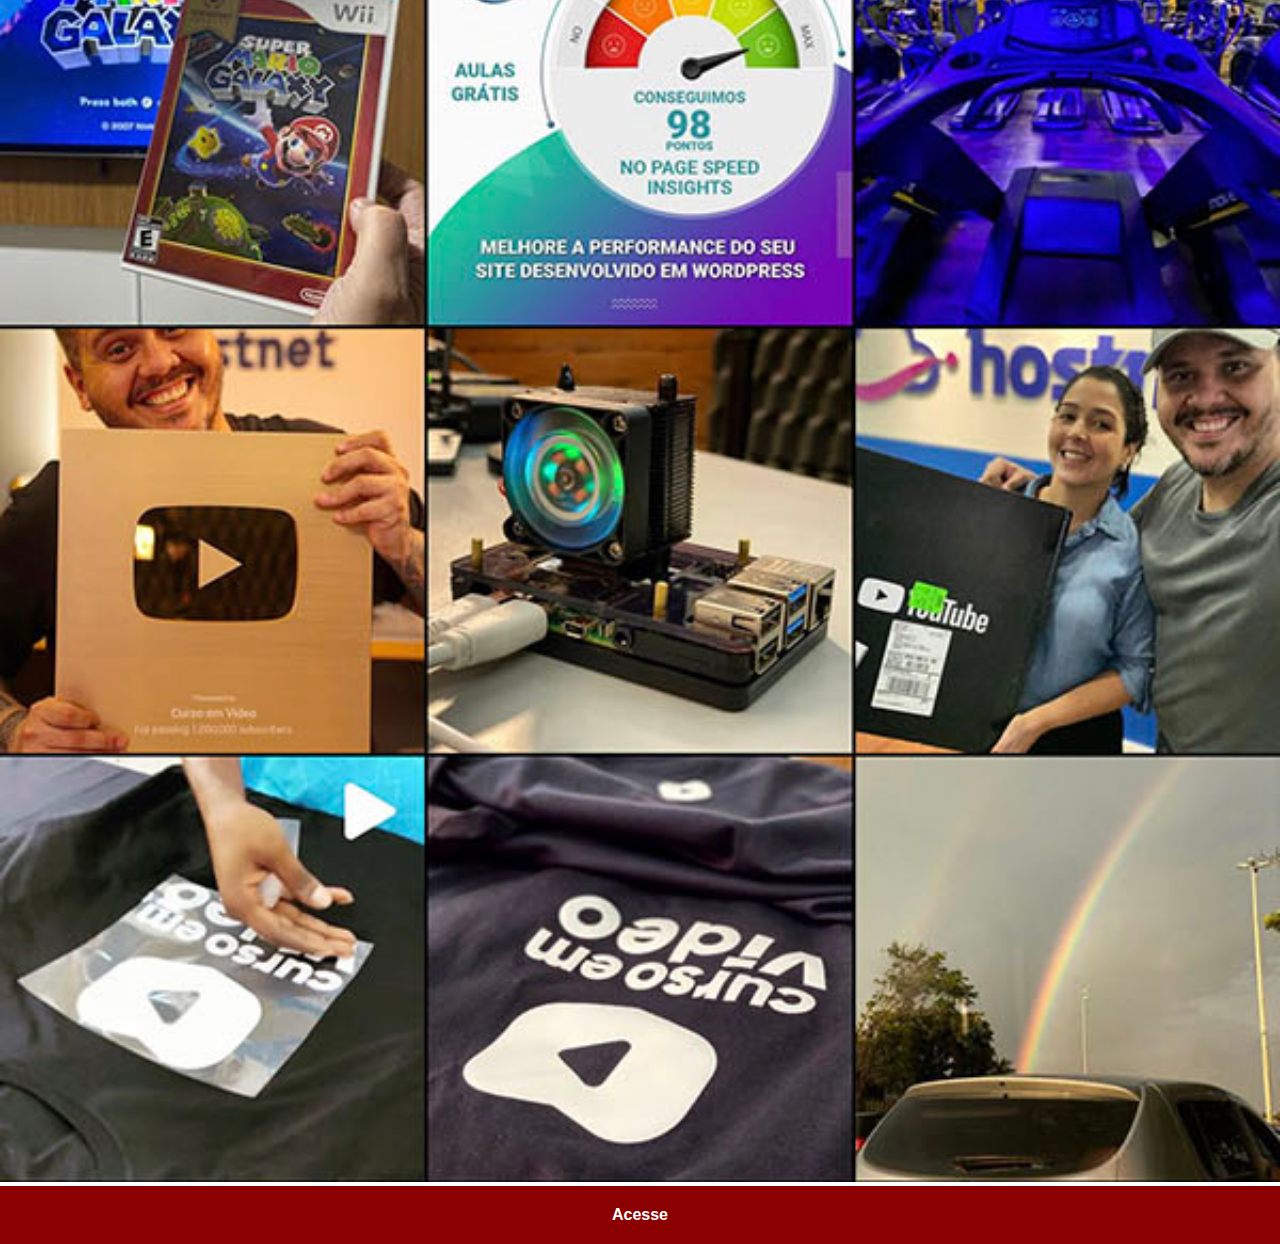
<file: instagram.html>
<!DOCTYPE html>
<html lang="pt-br">
<head>
    <meta charset="UTF-8">
    <meta http-equiv="X-UA-Compatible" content="IE=edge">
    <meta name="viewport" content="width=device-width, initial-scale=1.0">
    <title>Instagram</title>
    <link rel="stylesheet" href="estilos/social.css">
</head>
<body>
    <img src="imagens/tela-instagram.jpg" alt="">
    <a href="https://www.instagram.com/gustavoguanabara/" target="_blank">Acesse</a>
</body>
</html>
</file>
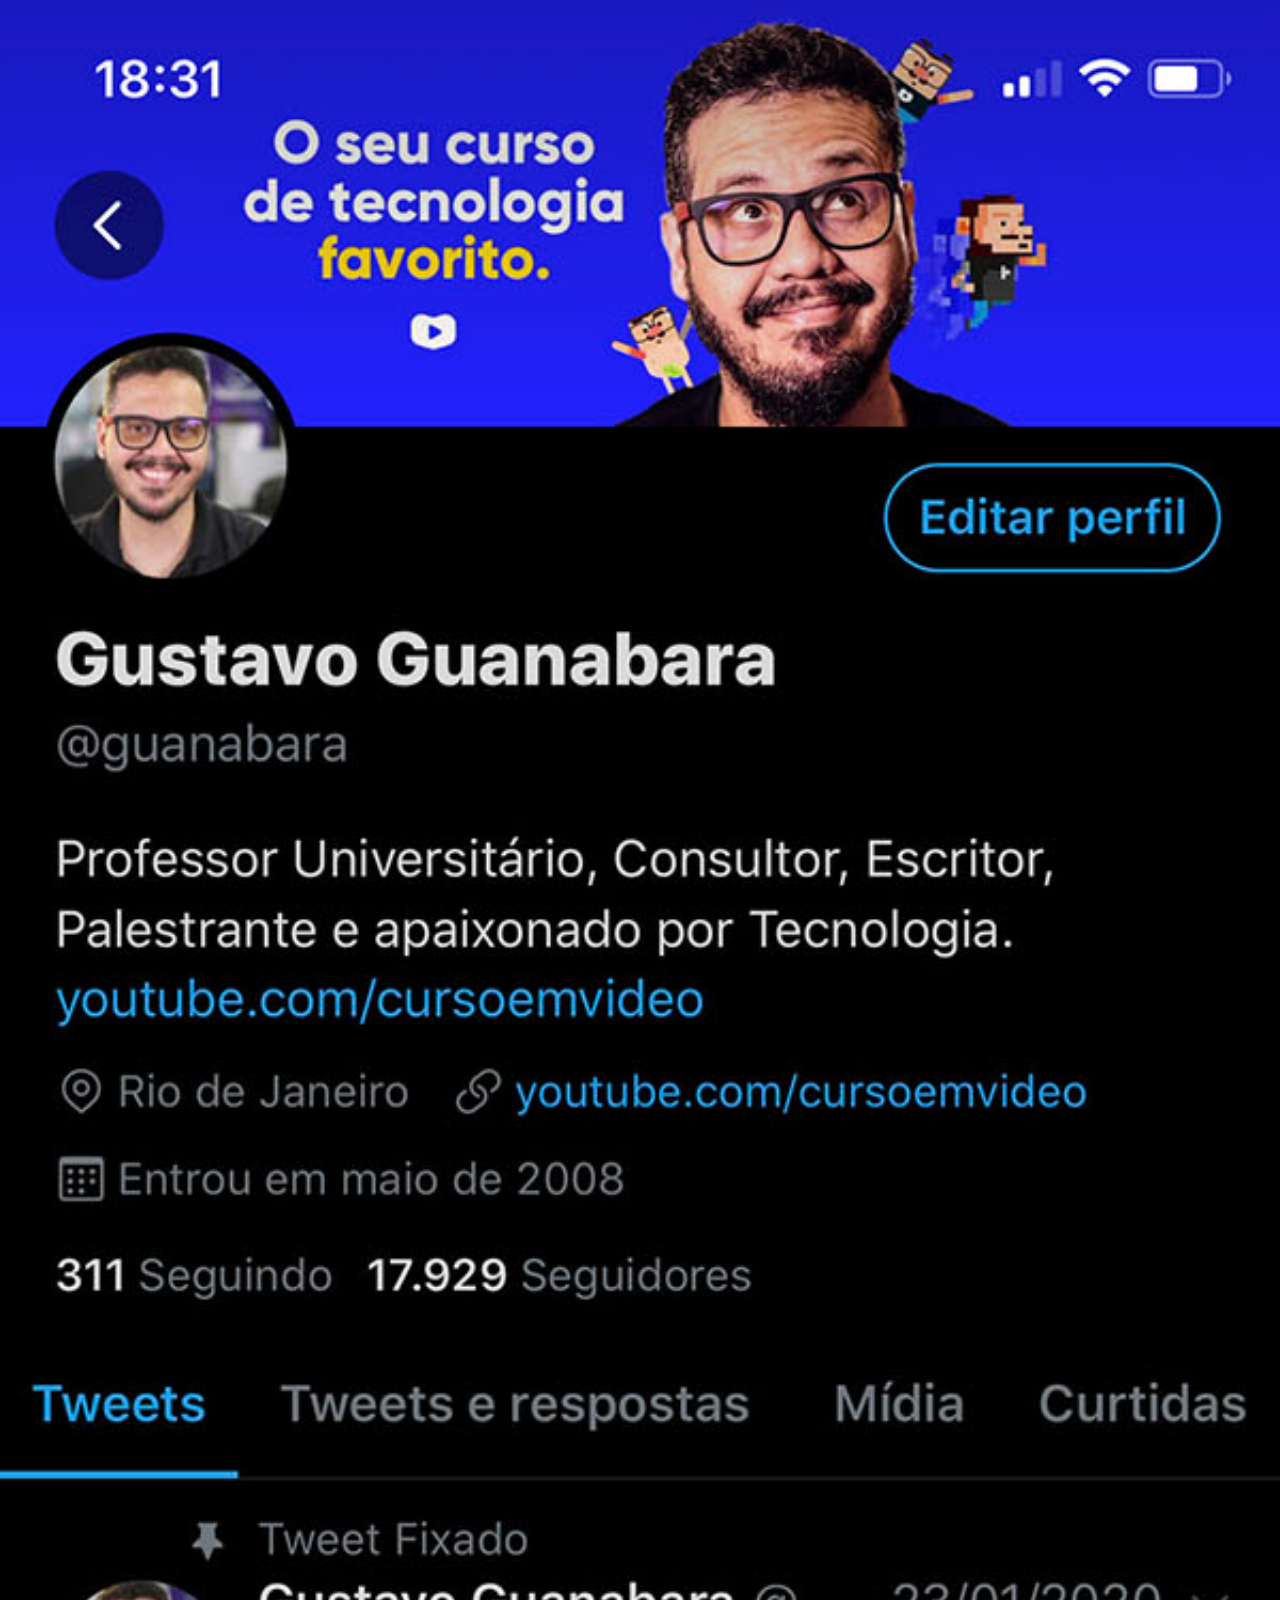
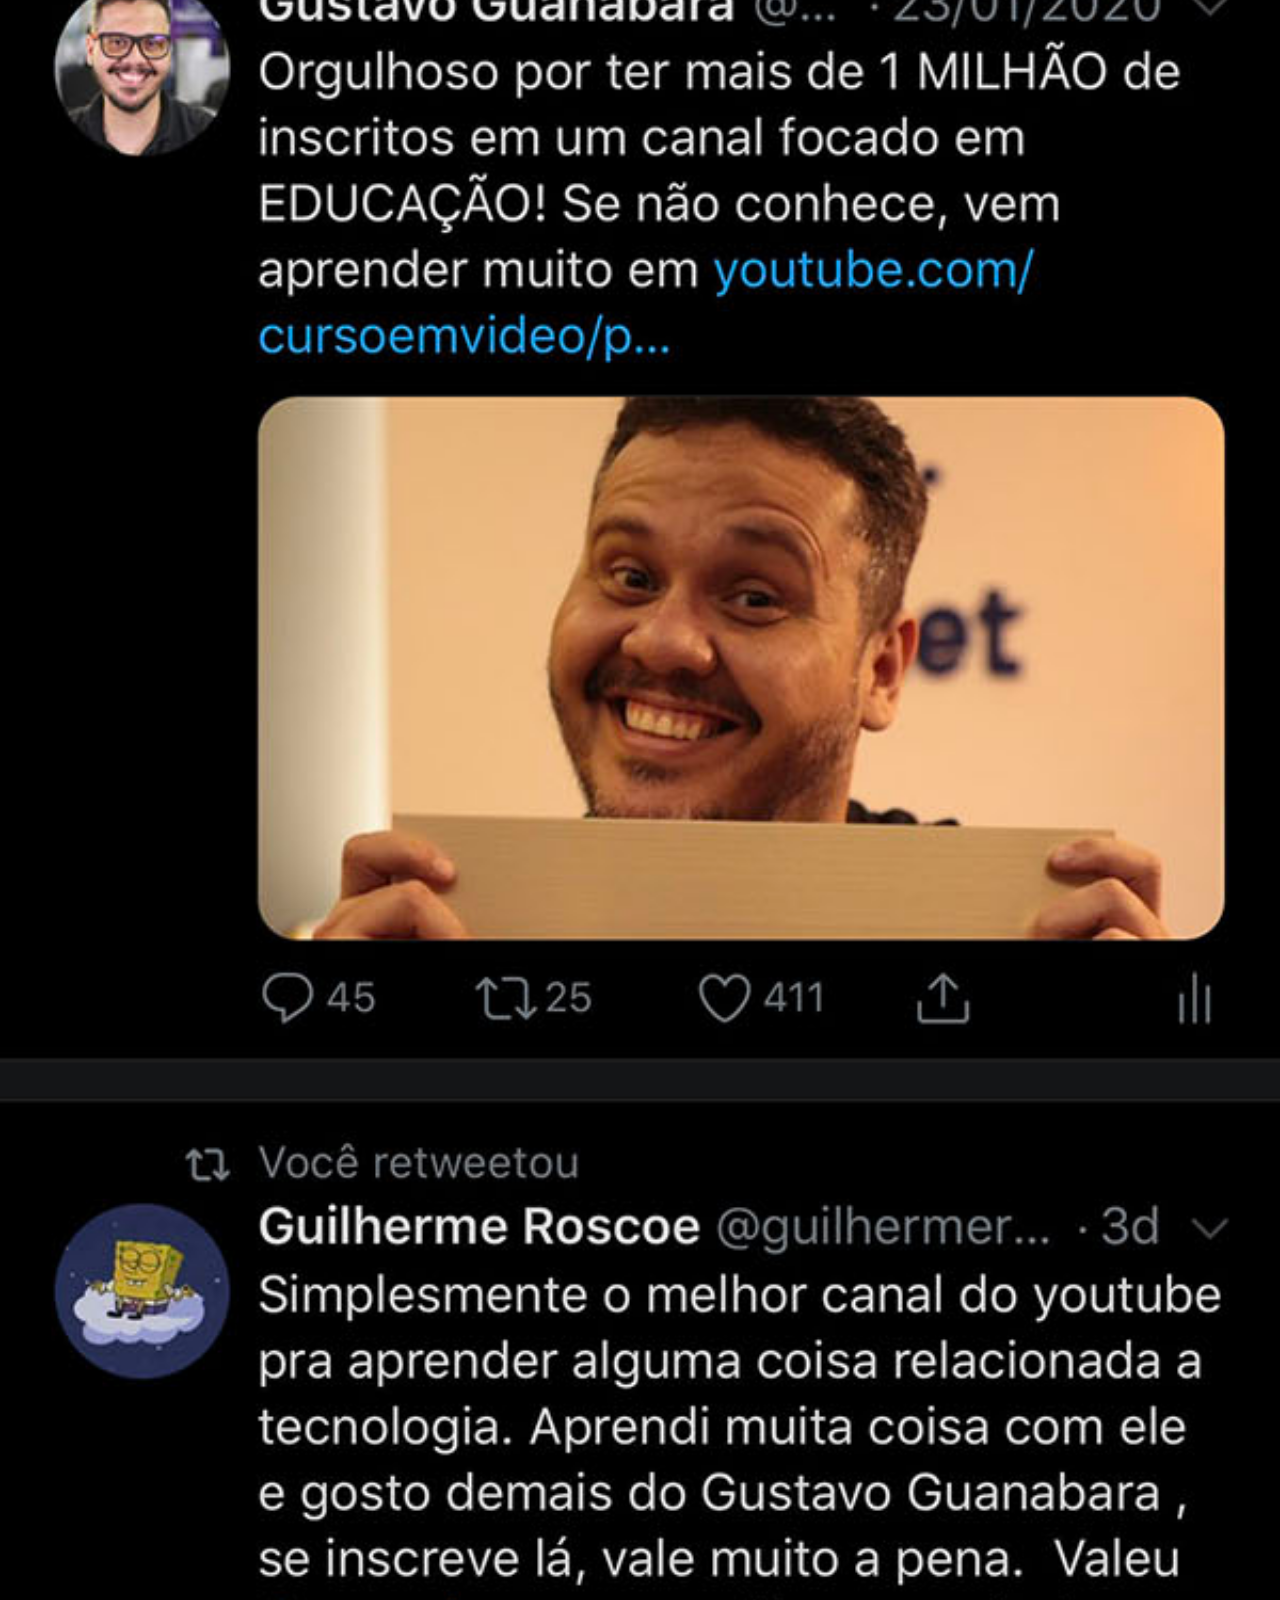
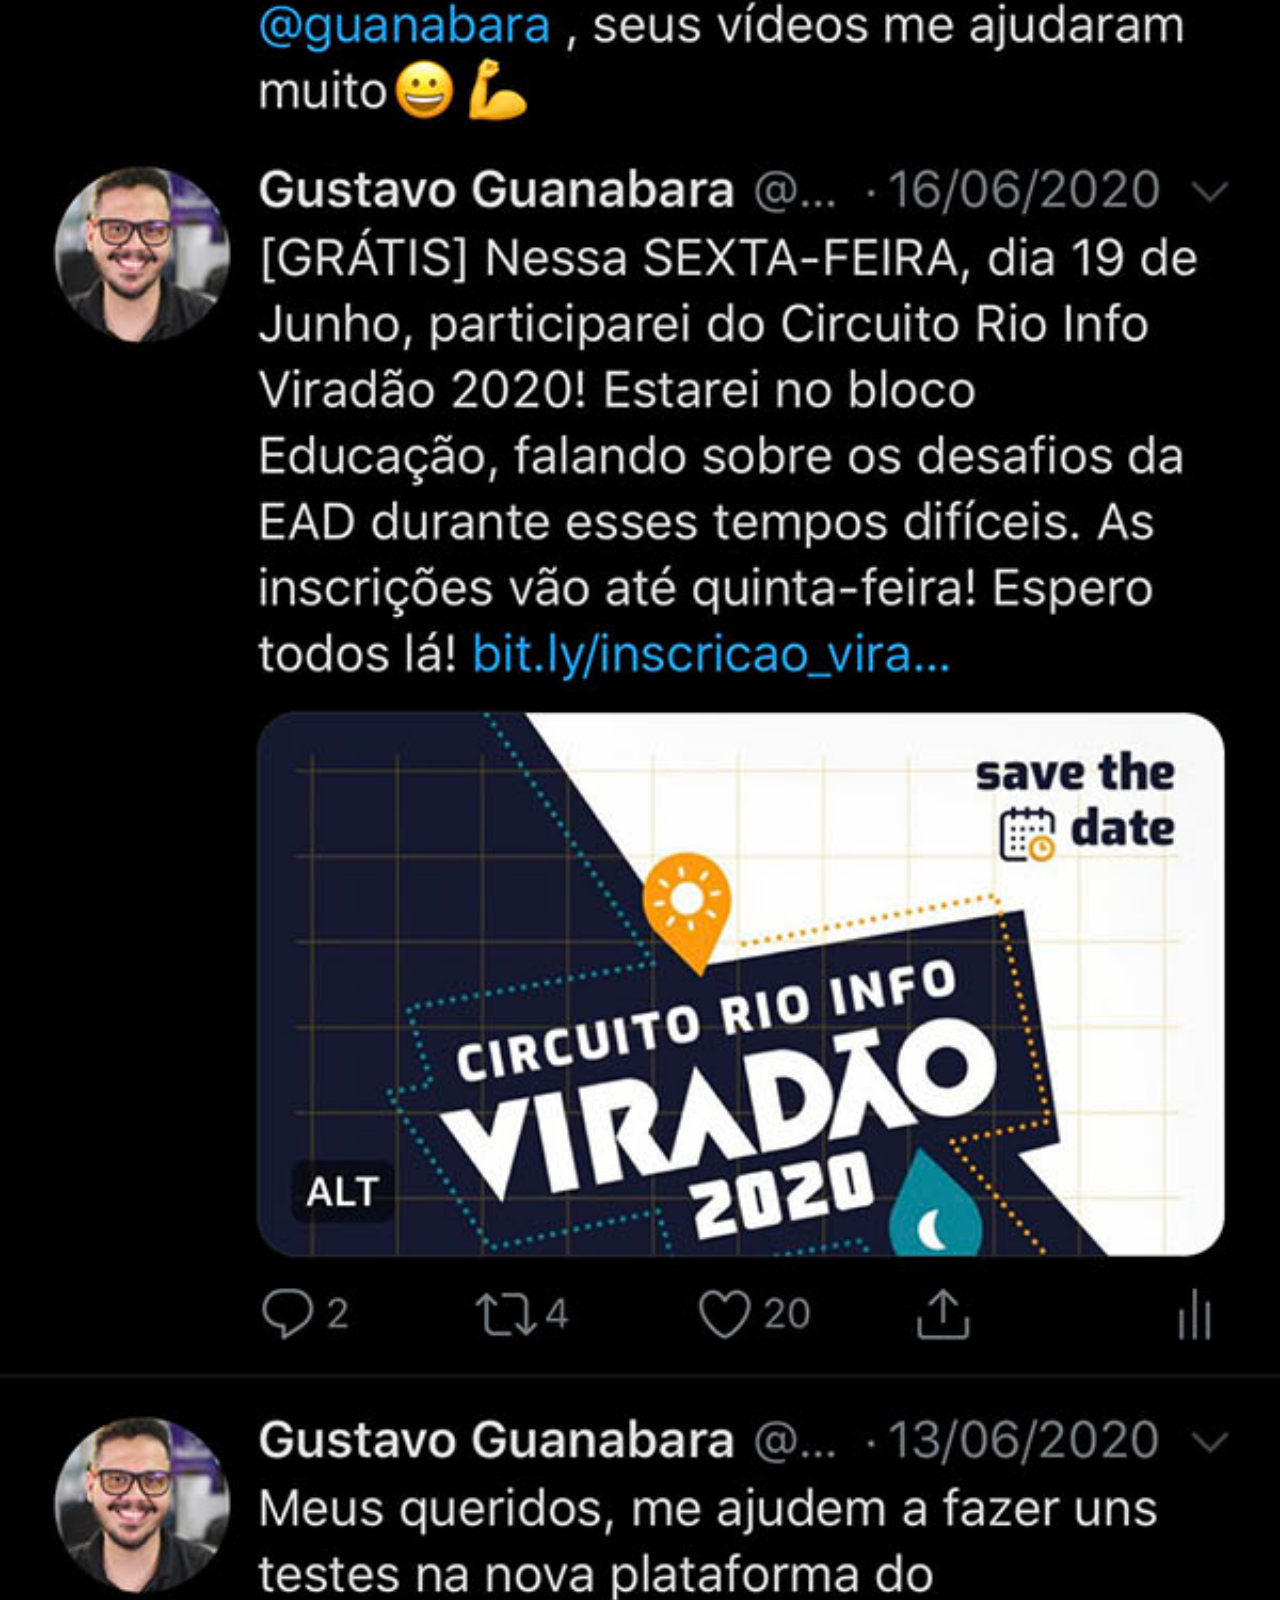
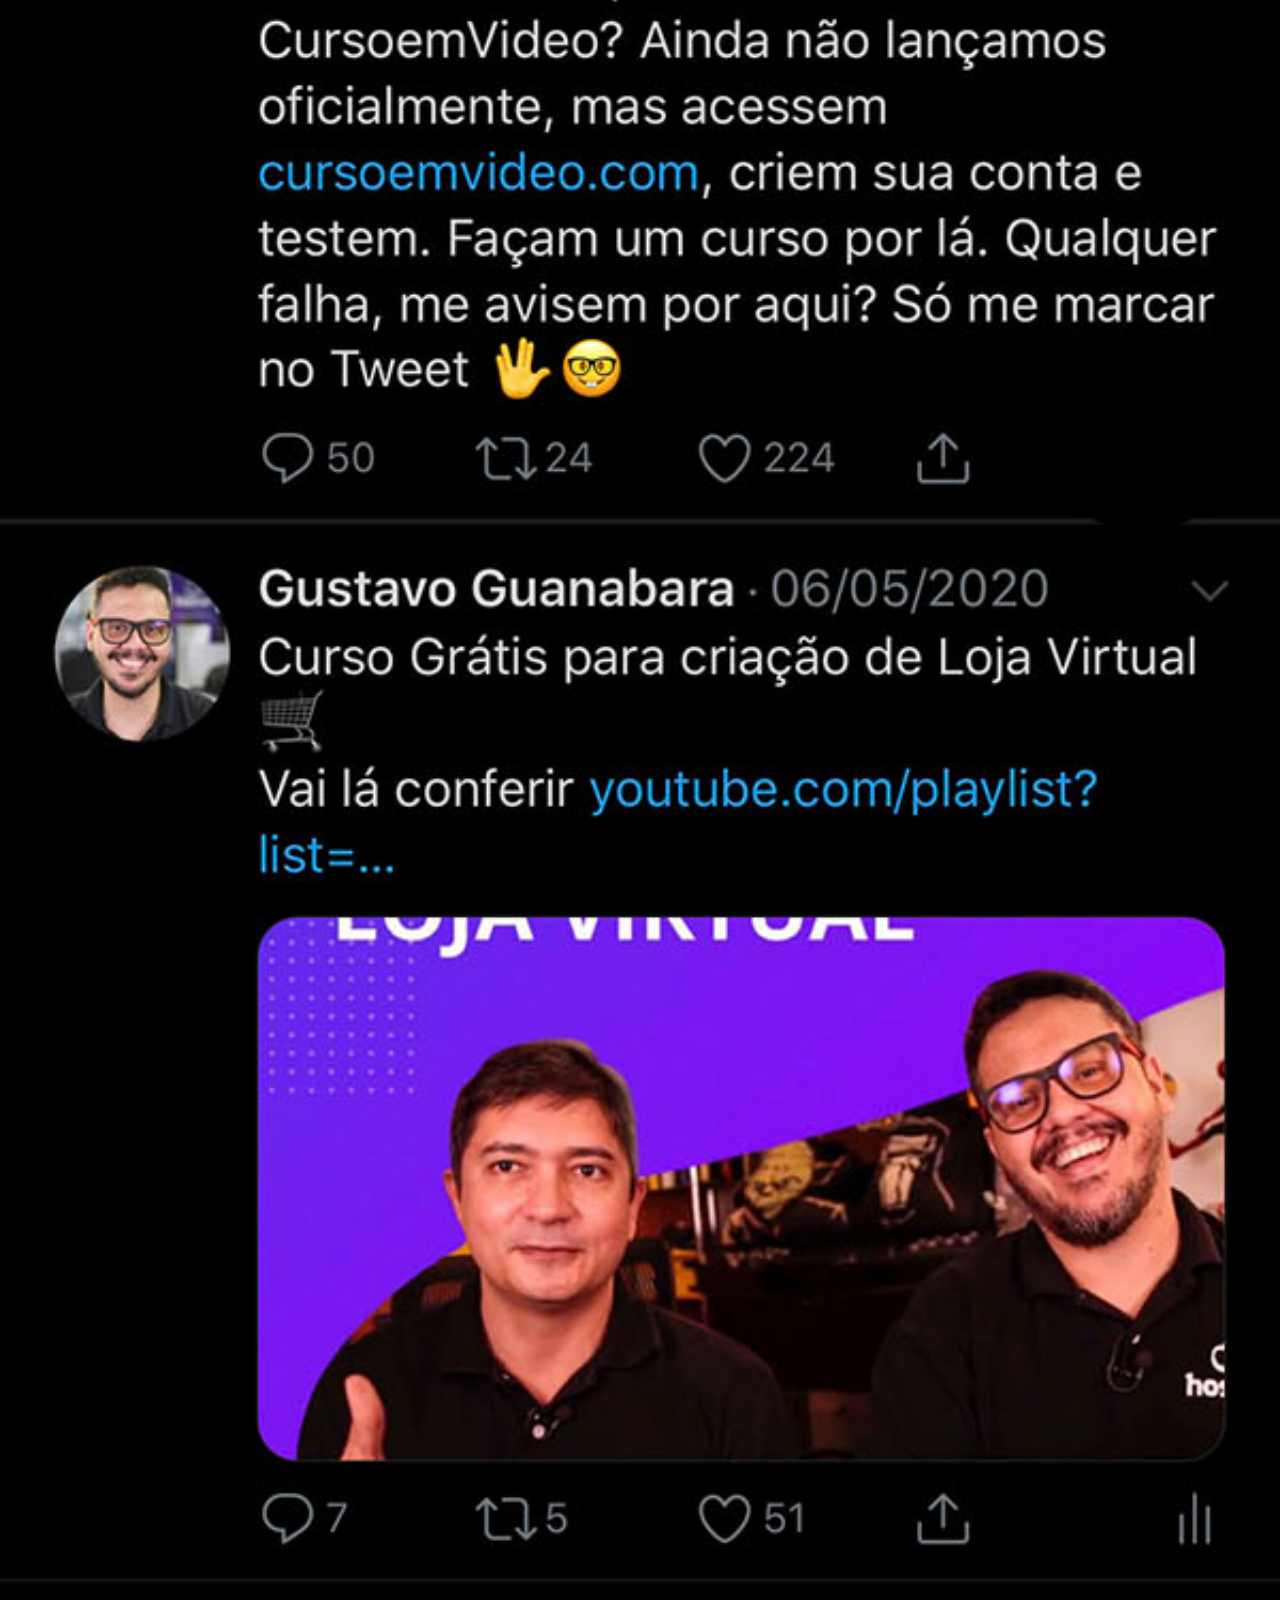
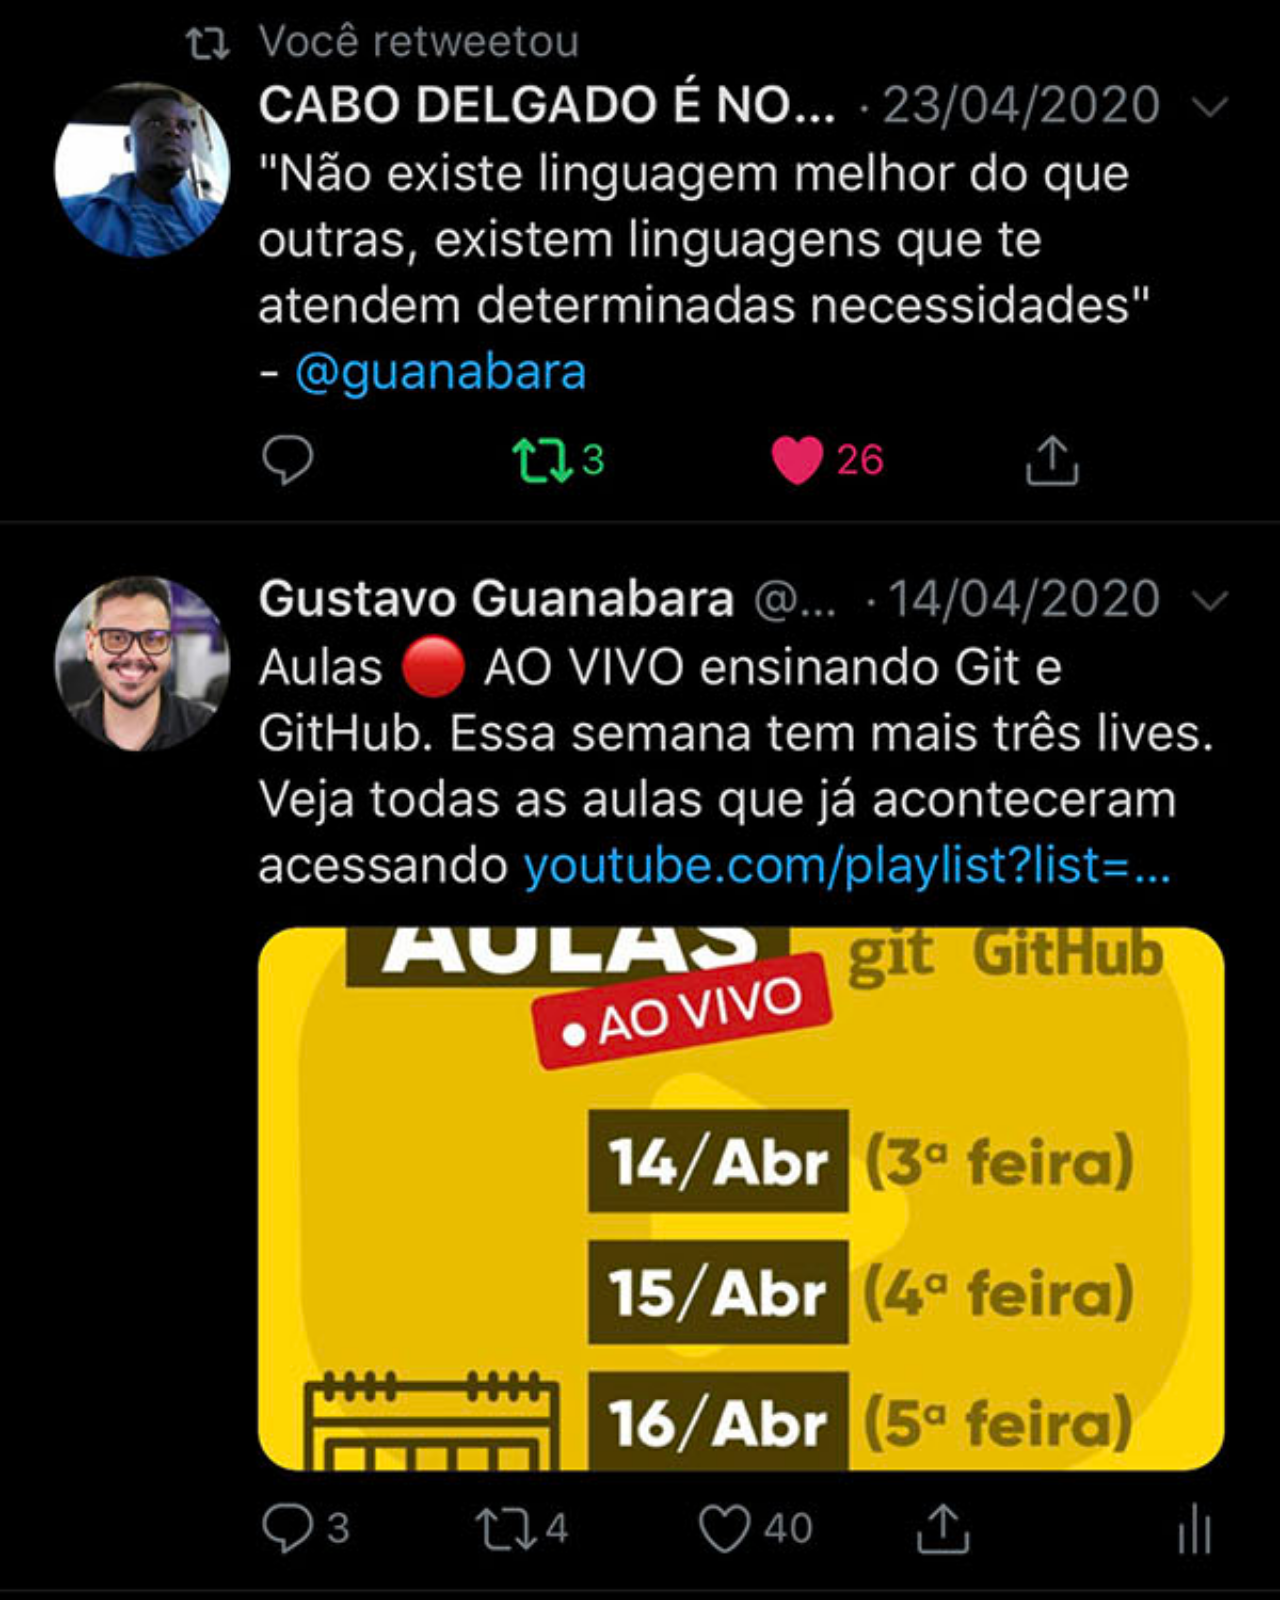
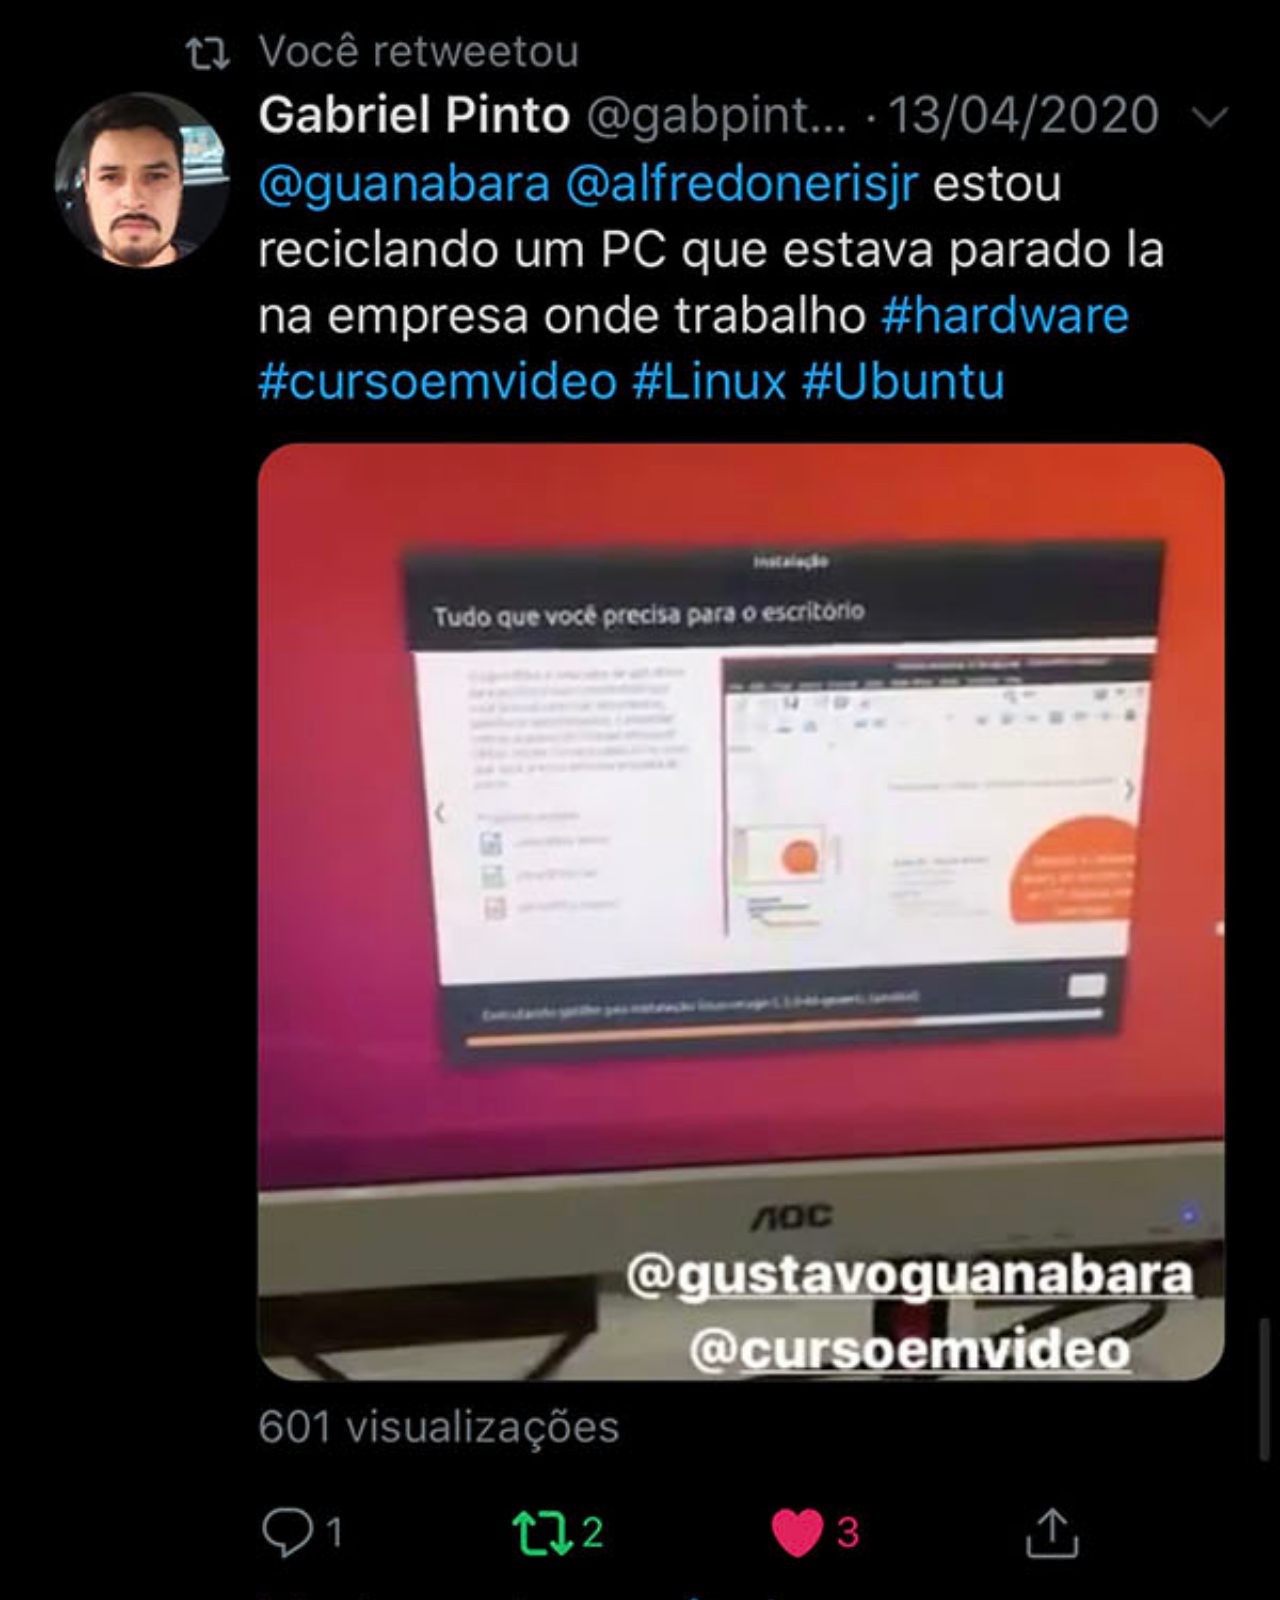
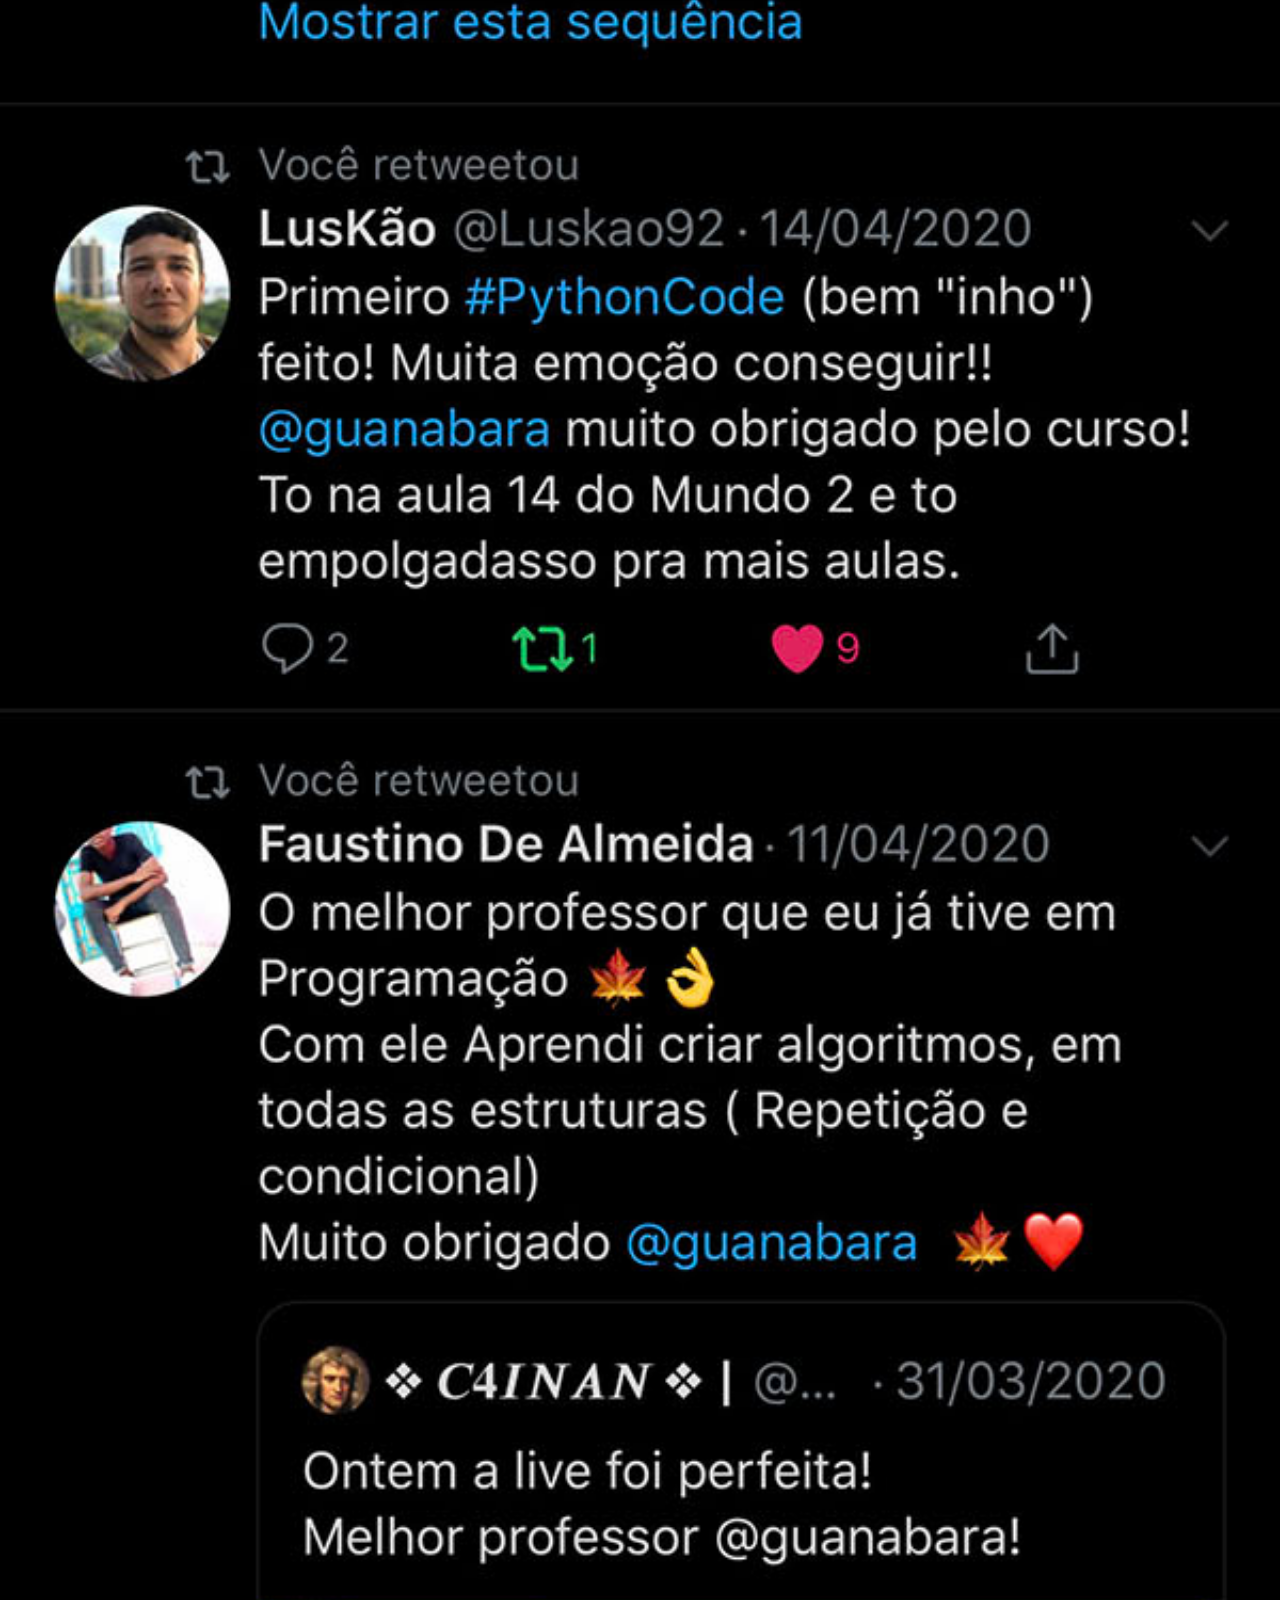
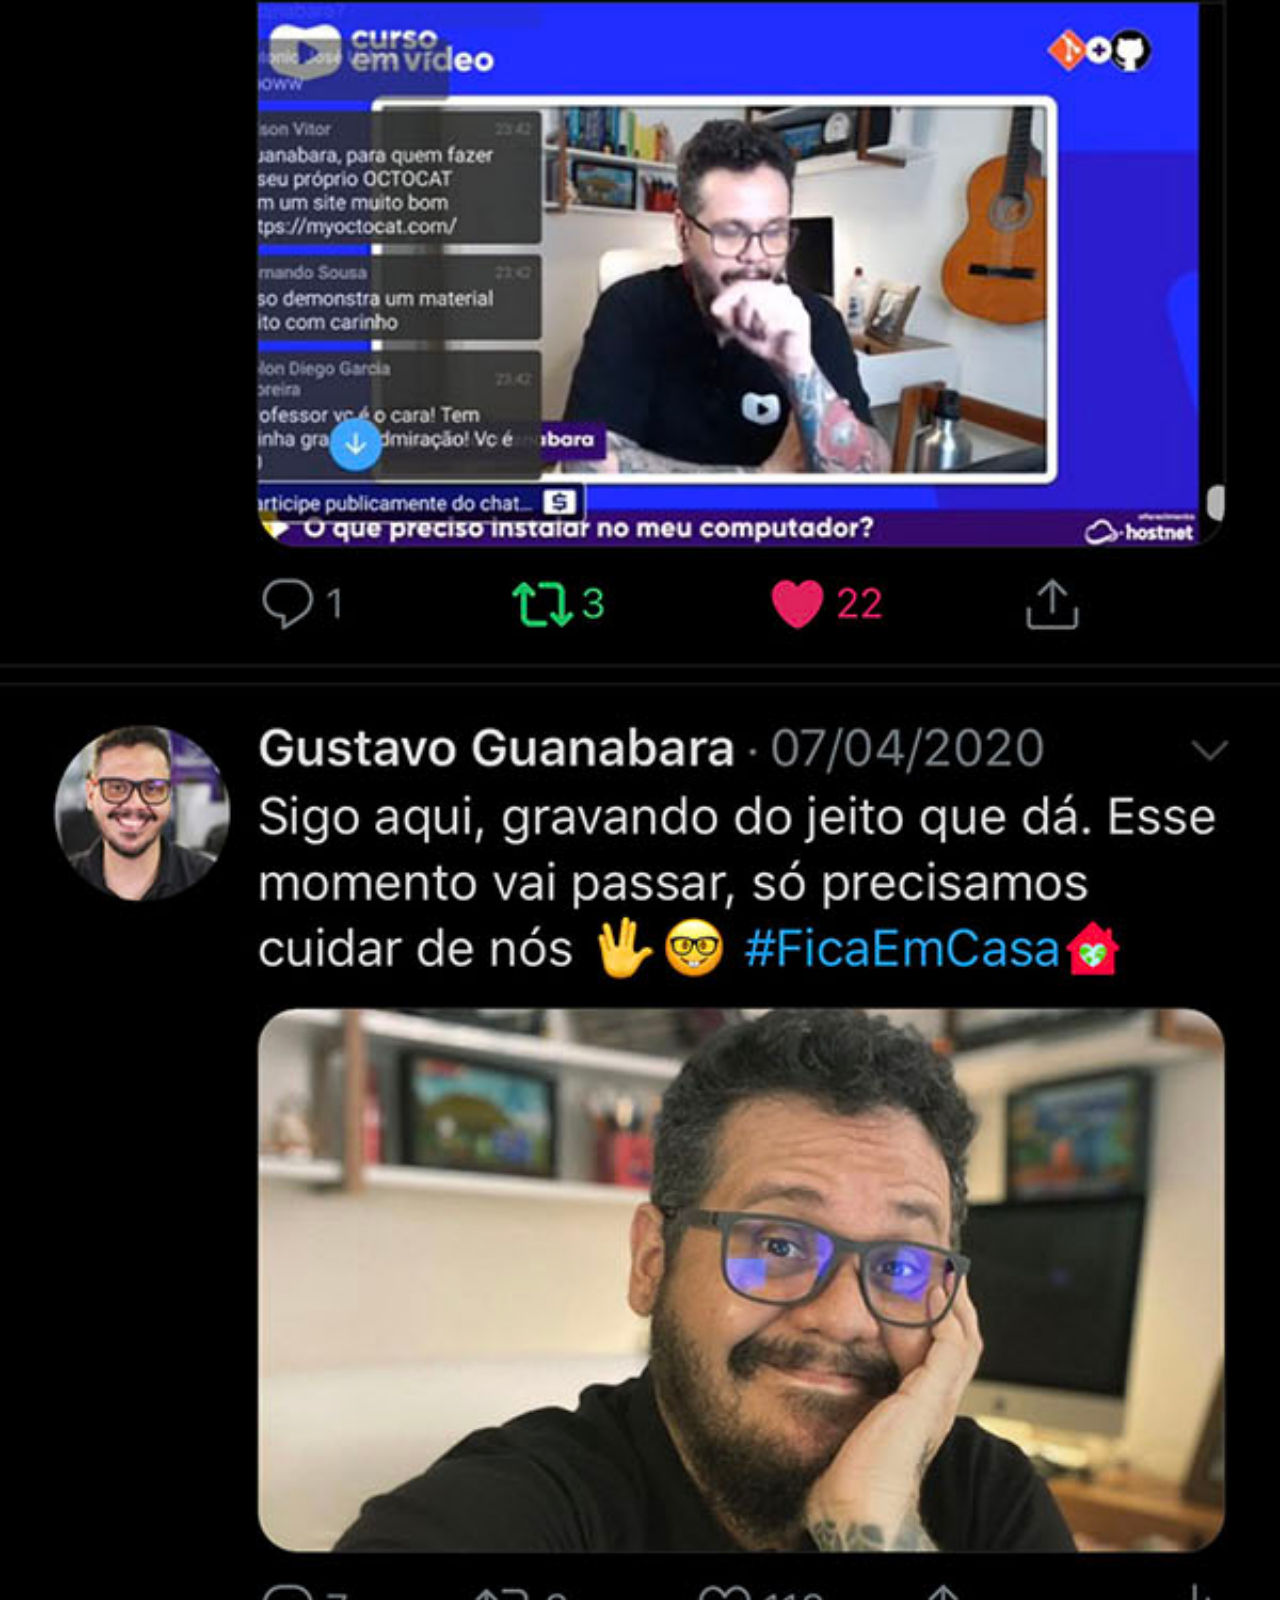
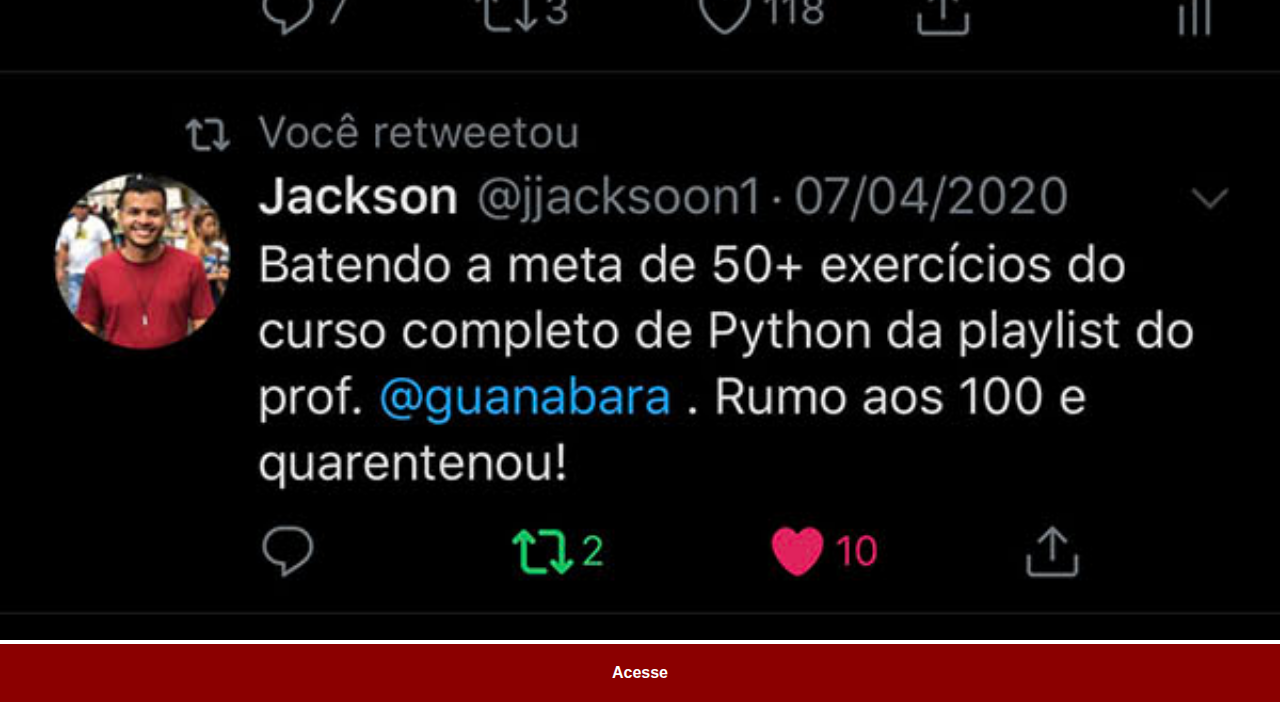
<file: twitter.html>
<!DOCTYPE html>
<html lang="pt-br">
<head>
    <meta charset="UTF-8">
    <meta http-equiv="X-UA-Compatible" content="IE=edge">
    <meta name="viewport" content="width=device-width, initial-scale=1.0">
    <title>Twitter</title>
    <link rel="stylesheet" href="estilos/social.css">
</head>
<body>
    <img src="imagens/tela-twitter.jpg" alt="">
    <a href="https://twitter.com/guanabara" target="_blank">Acesse</a>
</body>
</html>
</file>
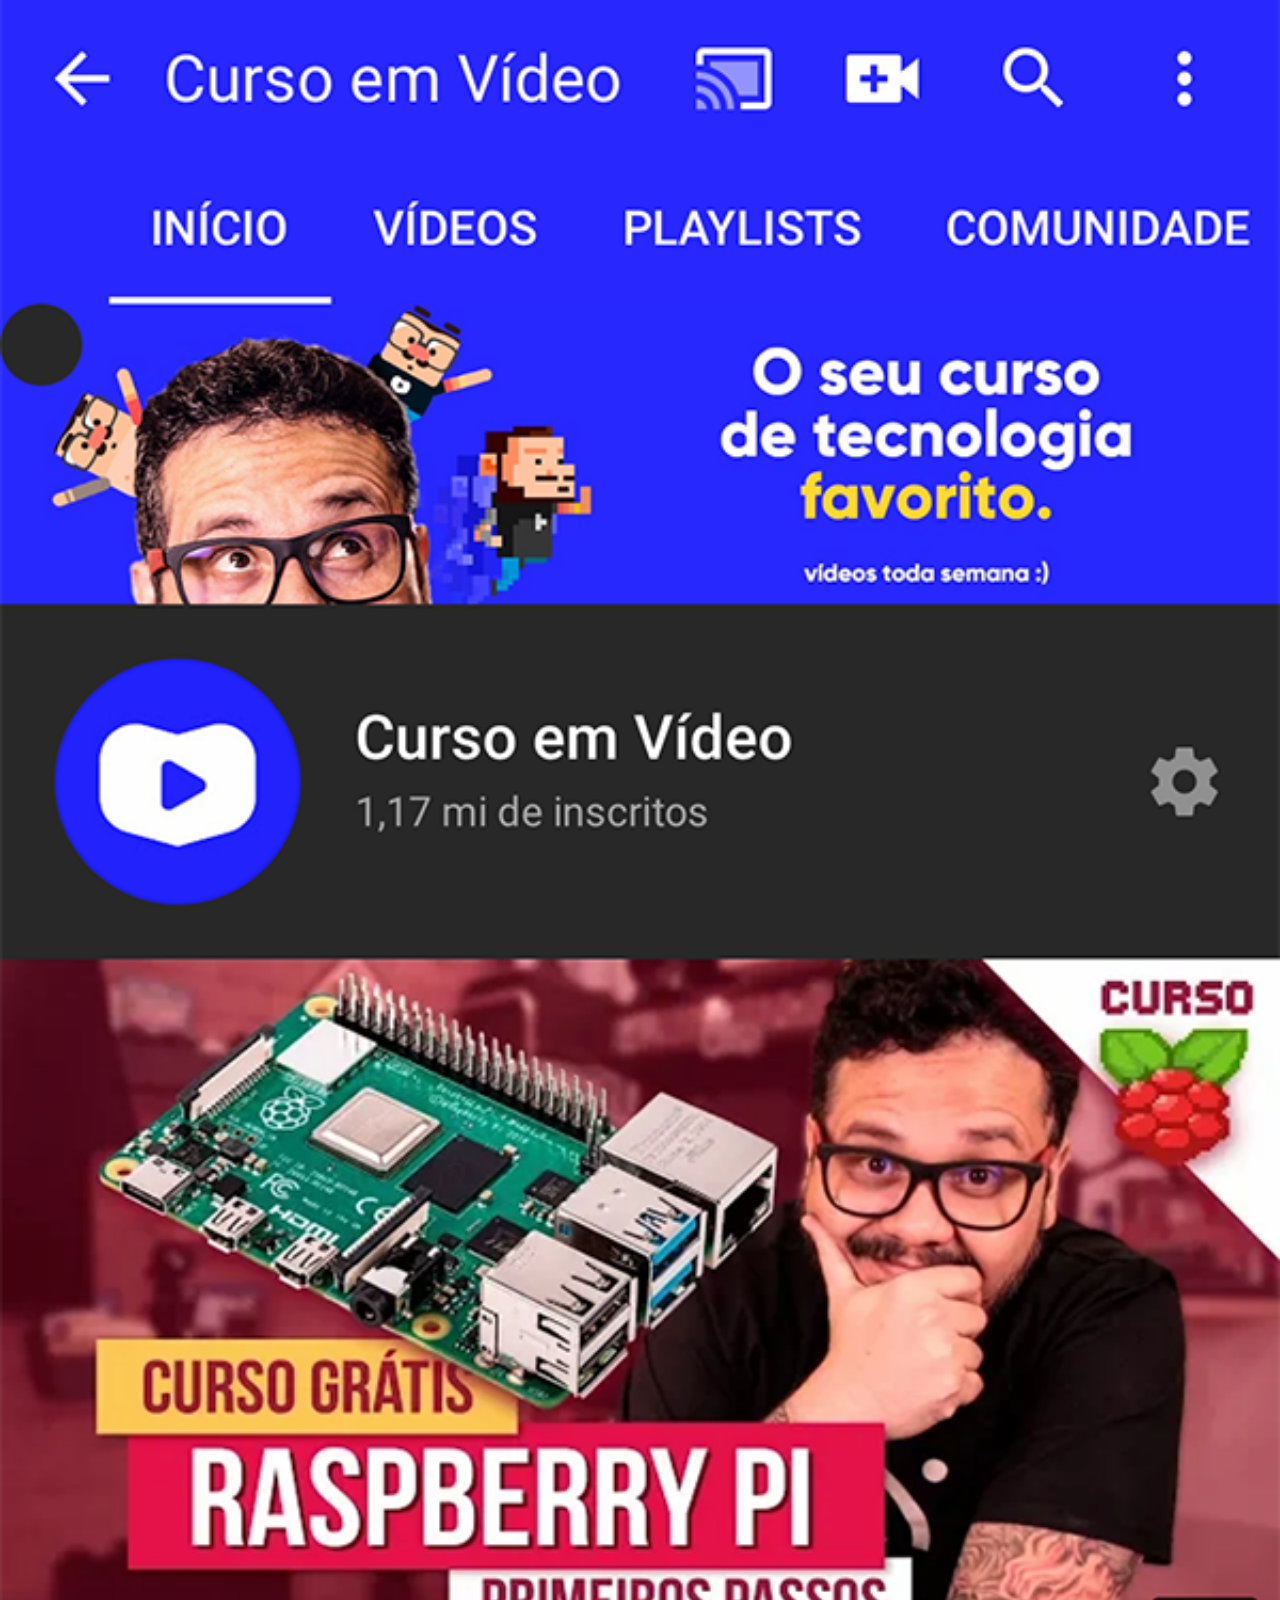
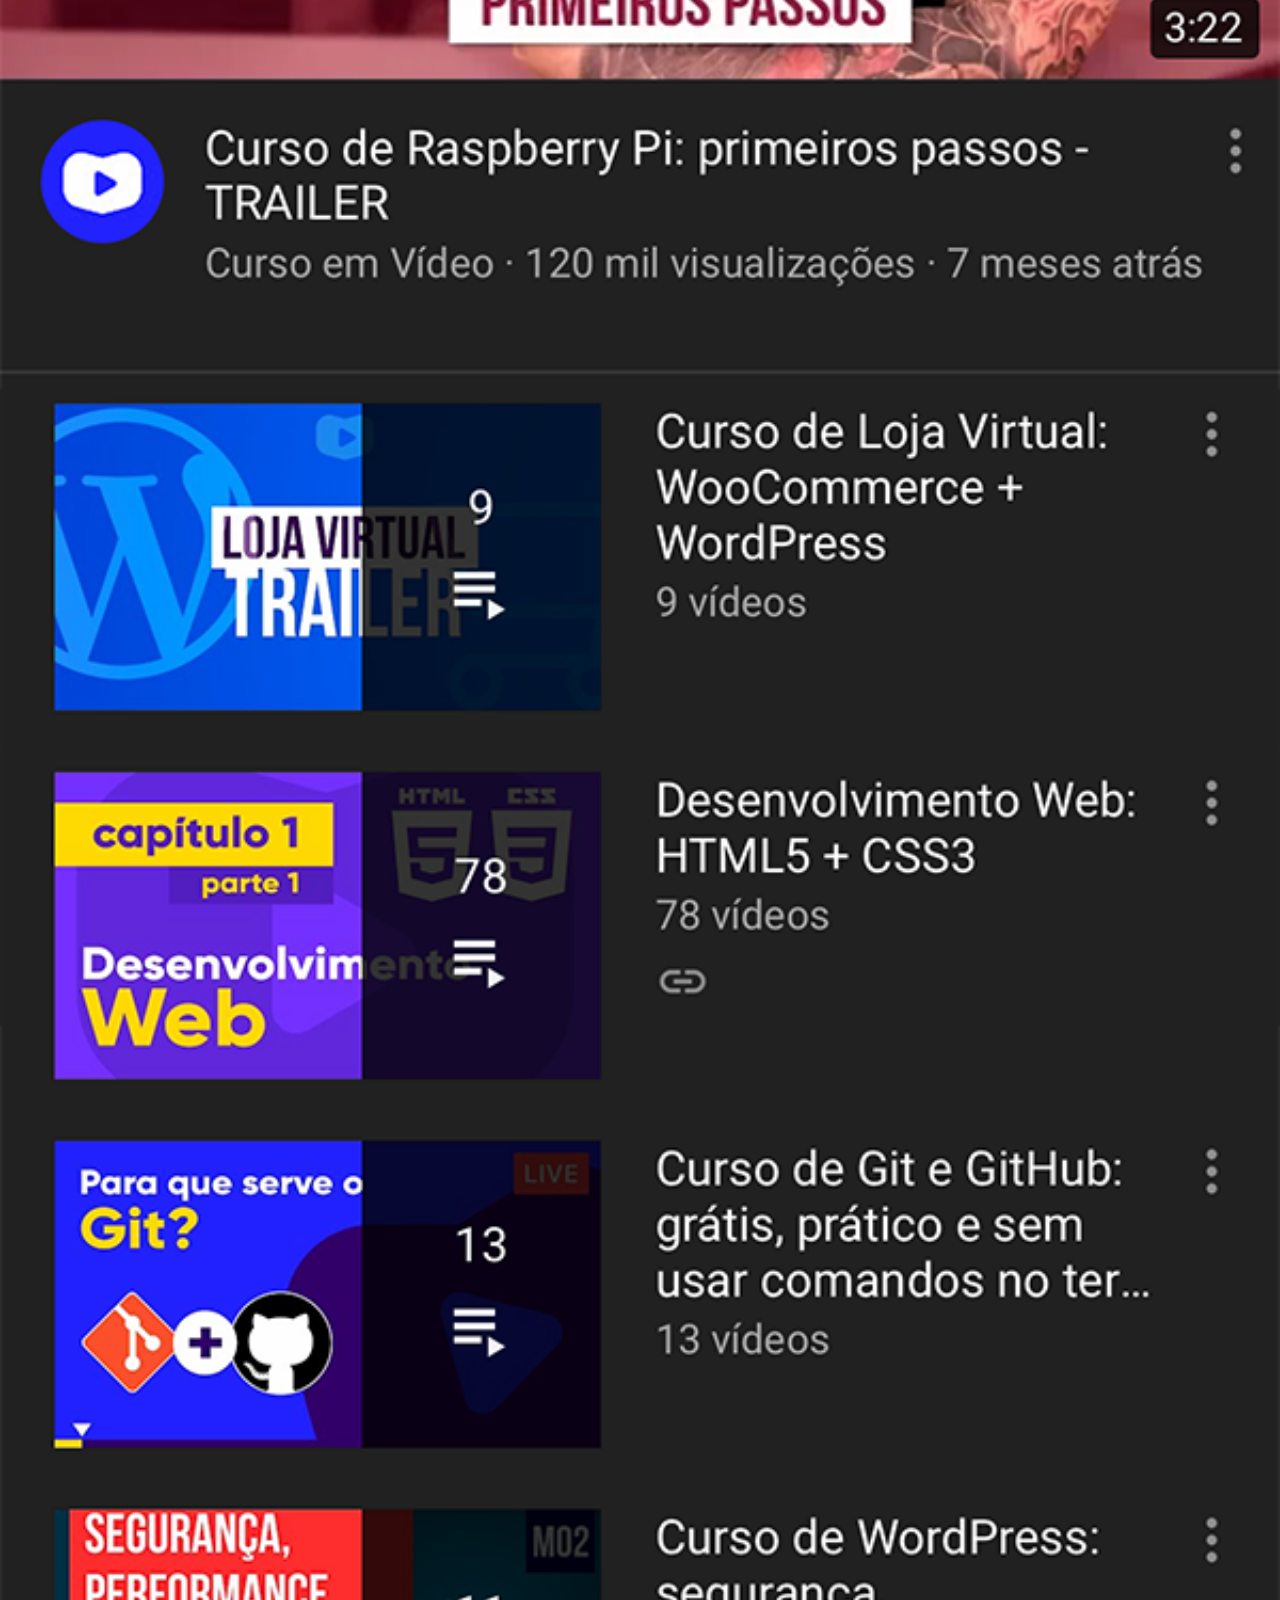
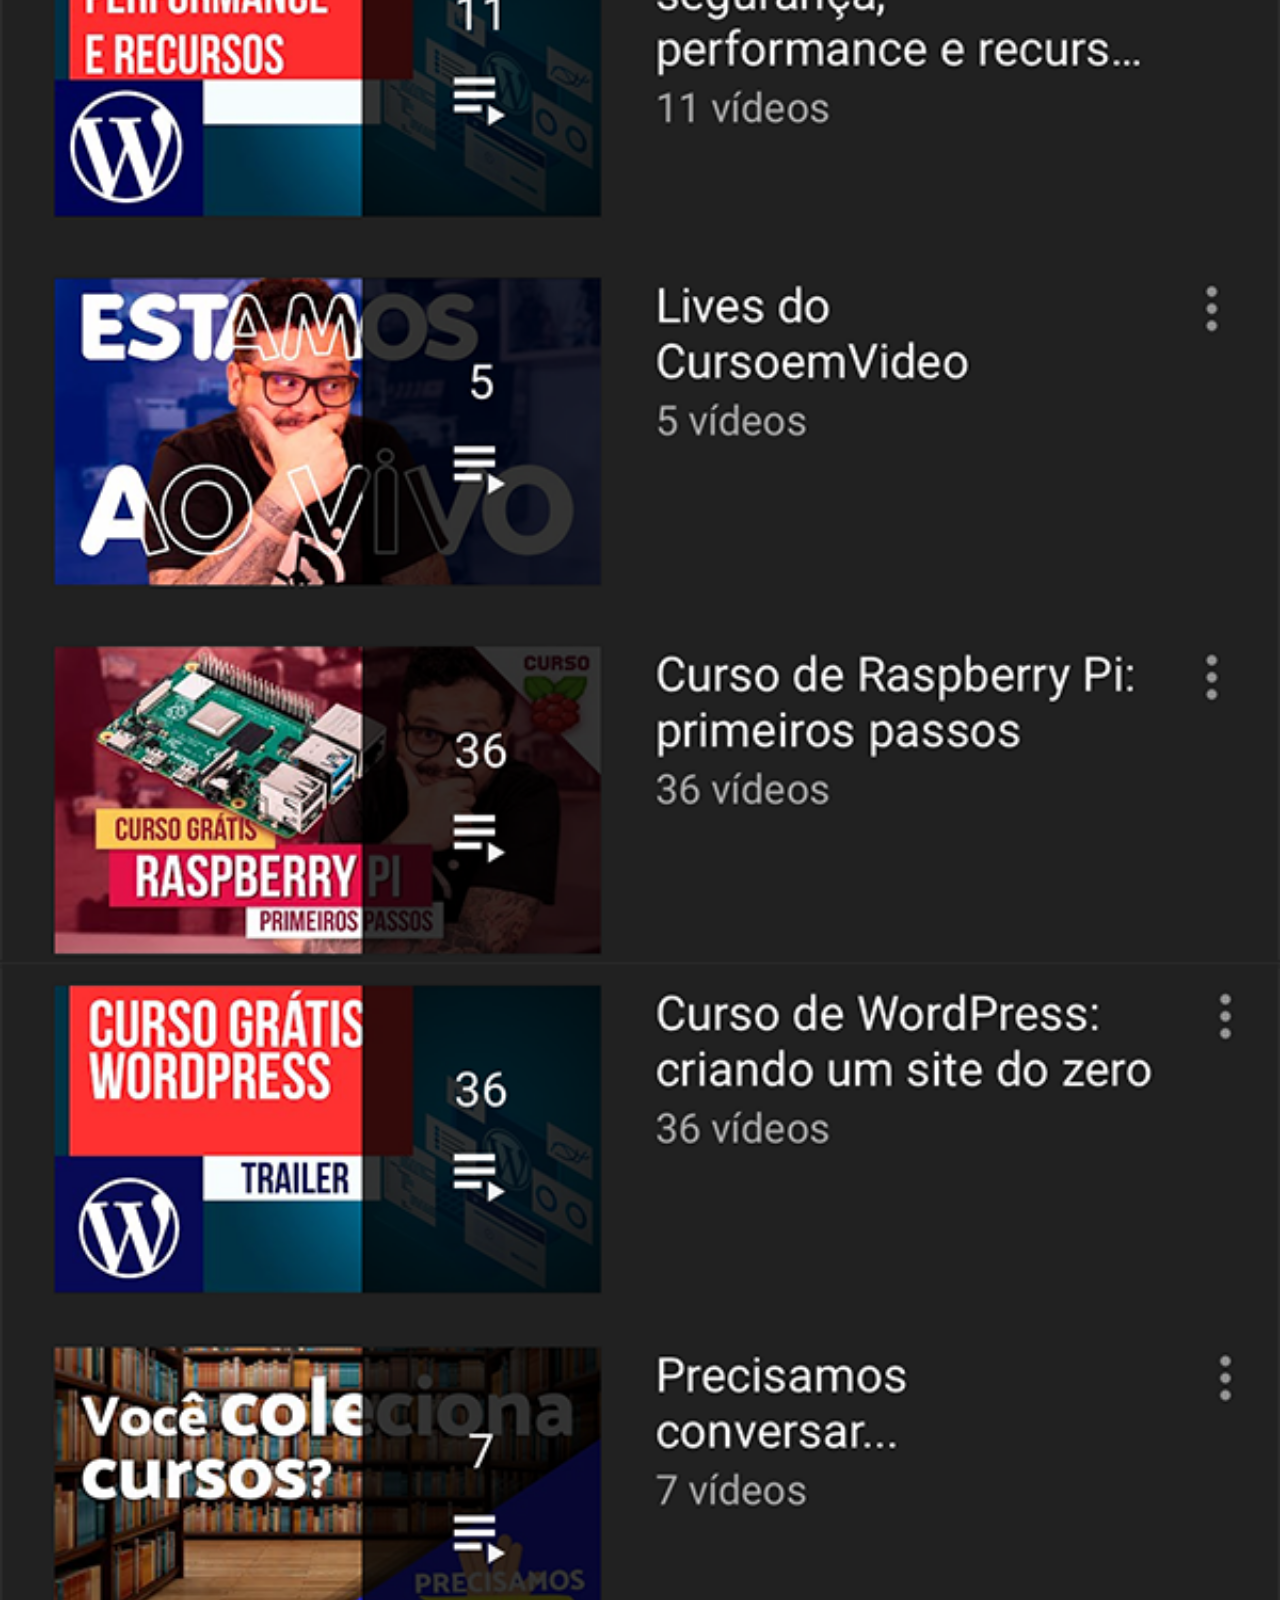
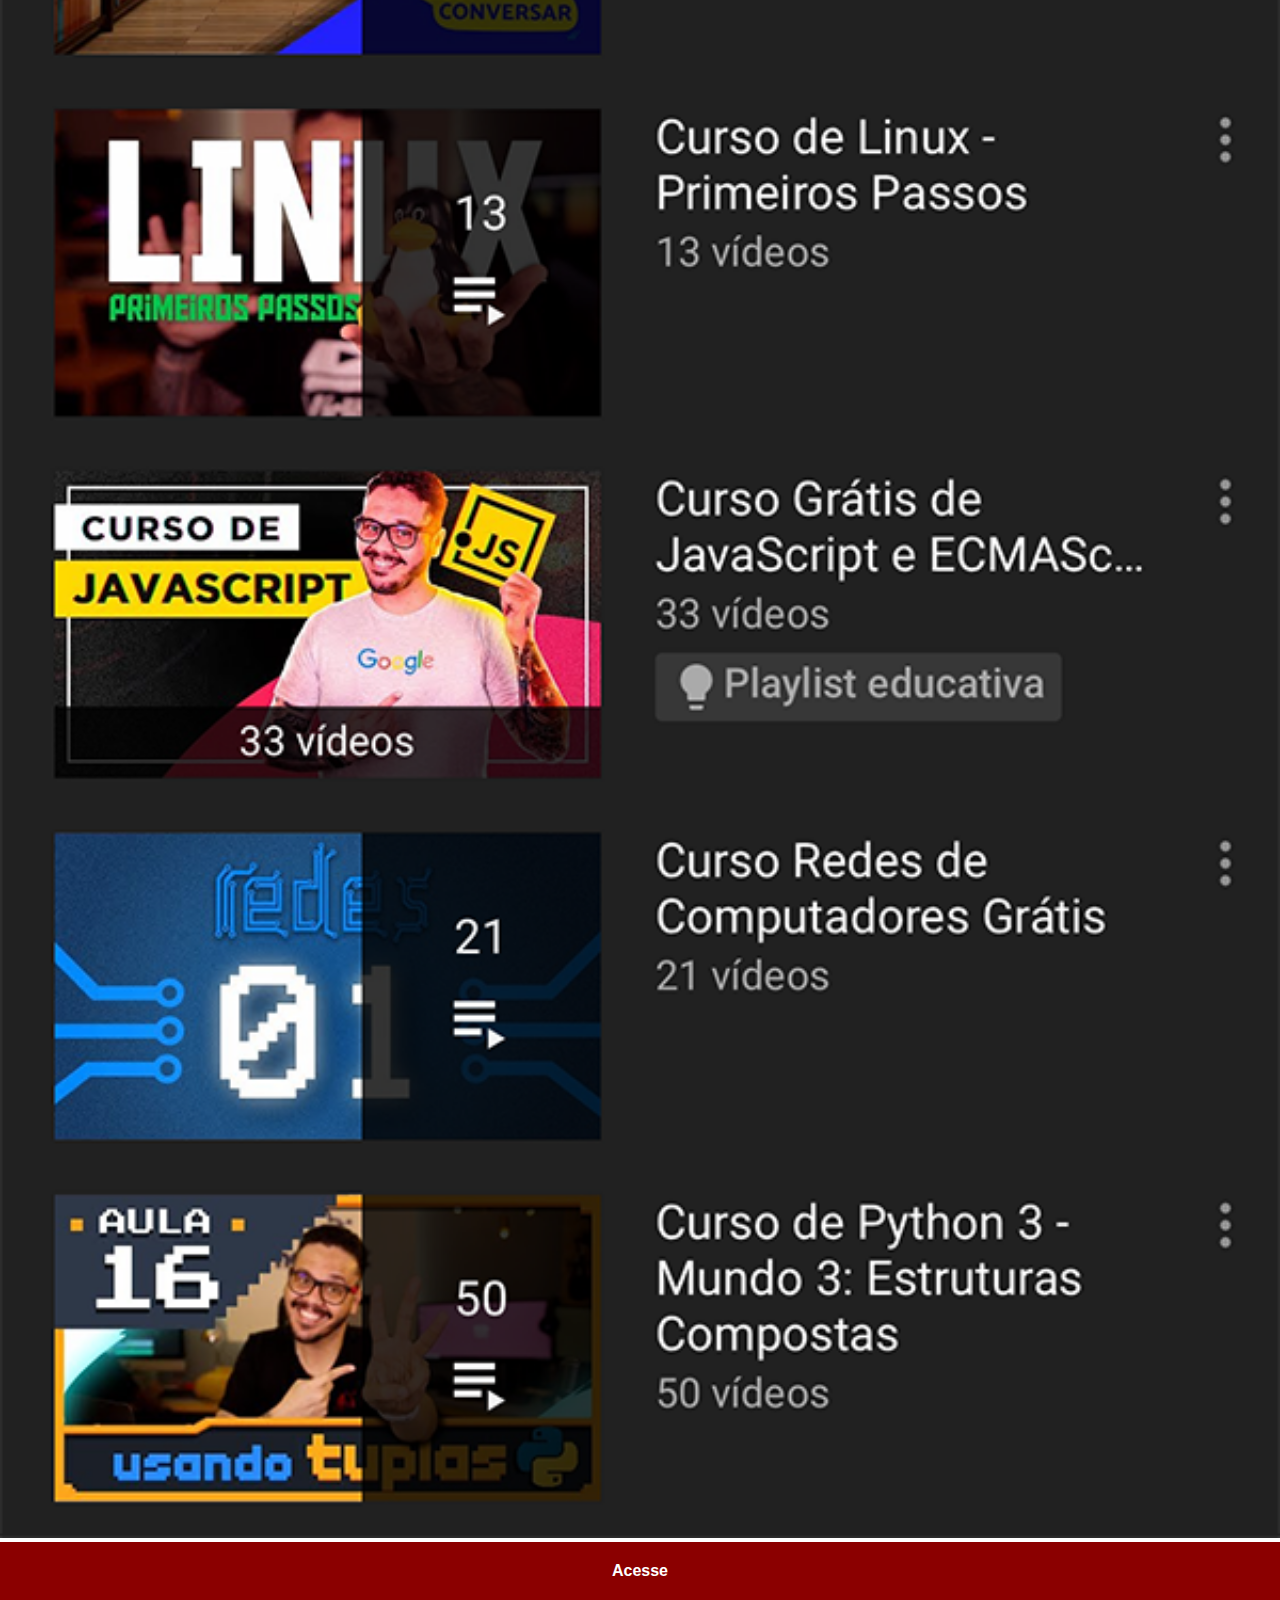
<file: youtube.html>
<!DOCTYPE html>
<html lang="pt-br">
<head>
    <meta charset="UTF-8">
    <meta http-equiv="X-UA-Compatible" content="IE=edge">
    <meta name="viewport" content="width=device-width, initial-scale=1.0">
    <title>You tube</title>
    <link rel="stylesheet" href="estilos/social.css">
    
</head>
<body>
    <img src="imagens/tela-youtube.png" alt="">
    <a href="https://www.youtube.com/c/CursoemVídeo" target="_blank">Acesse</a>
</body>
</html>
</file>
<file: estilos/style.css>
@charset "UTF-8";
*{
    margin: 0px;
    padding: 0px;
    font-family: Arial, Helvetica, sans-serif;
}
html, body{
    height: 100vh;
    width: 100vw;
    
    background-color: black;
}
body{
    background: url(../imagens/fundo-madeira.jpg) no-repeat top center;
    background-size: cover;
    background-attachment: fixed;
}
main{
    height: 100vh;
    position: relative;
    
}

section#telefone{
    position: absolute;
    top: 50%;
    left: 50%;
    transform: translate(-50%, -50%);
    height: 627px;
    width: 311px;
    
    background: url('../imagens/frame-iphone.png') no-repeat;
}
iframe#tela{
    position: relative;
    top: 80px;
    left: 22px;
    width: 267px;
    height: 471px;
}
section#redes{
    text-align: right;
}
section#redes img{
    width: 50px;
    border-radius: 50% ;
    margin: 10px;
    box-shadow:  2px 2px 5px rgba(0, 0, 0, 0.603);
    box-sizing: border-box;
}
section#redes img:hover{
    border: 2px solid rgba(255, 255, 255, 0.61);
    transform: translate(-3px, -3px);
    box-shadow: 5px 5px 10px rgba(0, 0, 0, 0.61);
    transition: transform .3s, border .3s;

}
</file>
<file: estilos/social.css>
@charset "UTF-8";

*{
    margin: 0px;
    padding: 0px;
    font-family: Arial, Helvetica, sans-serif;
}
::-webkit-scrollbar{
    width: 0px;
    height: 0px;
}
img{
    width: 100vw;
}
a{
    display: block;
    background-color: darkred;
    color: white;
    padding: 20px;
    text-align: center;
    font-weight: bolder;
    text-decoration: none;
}
a:hover{
    background-color: red;
}
</file>
